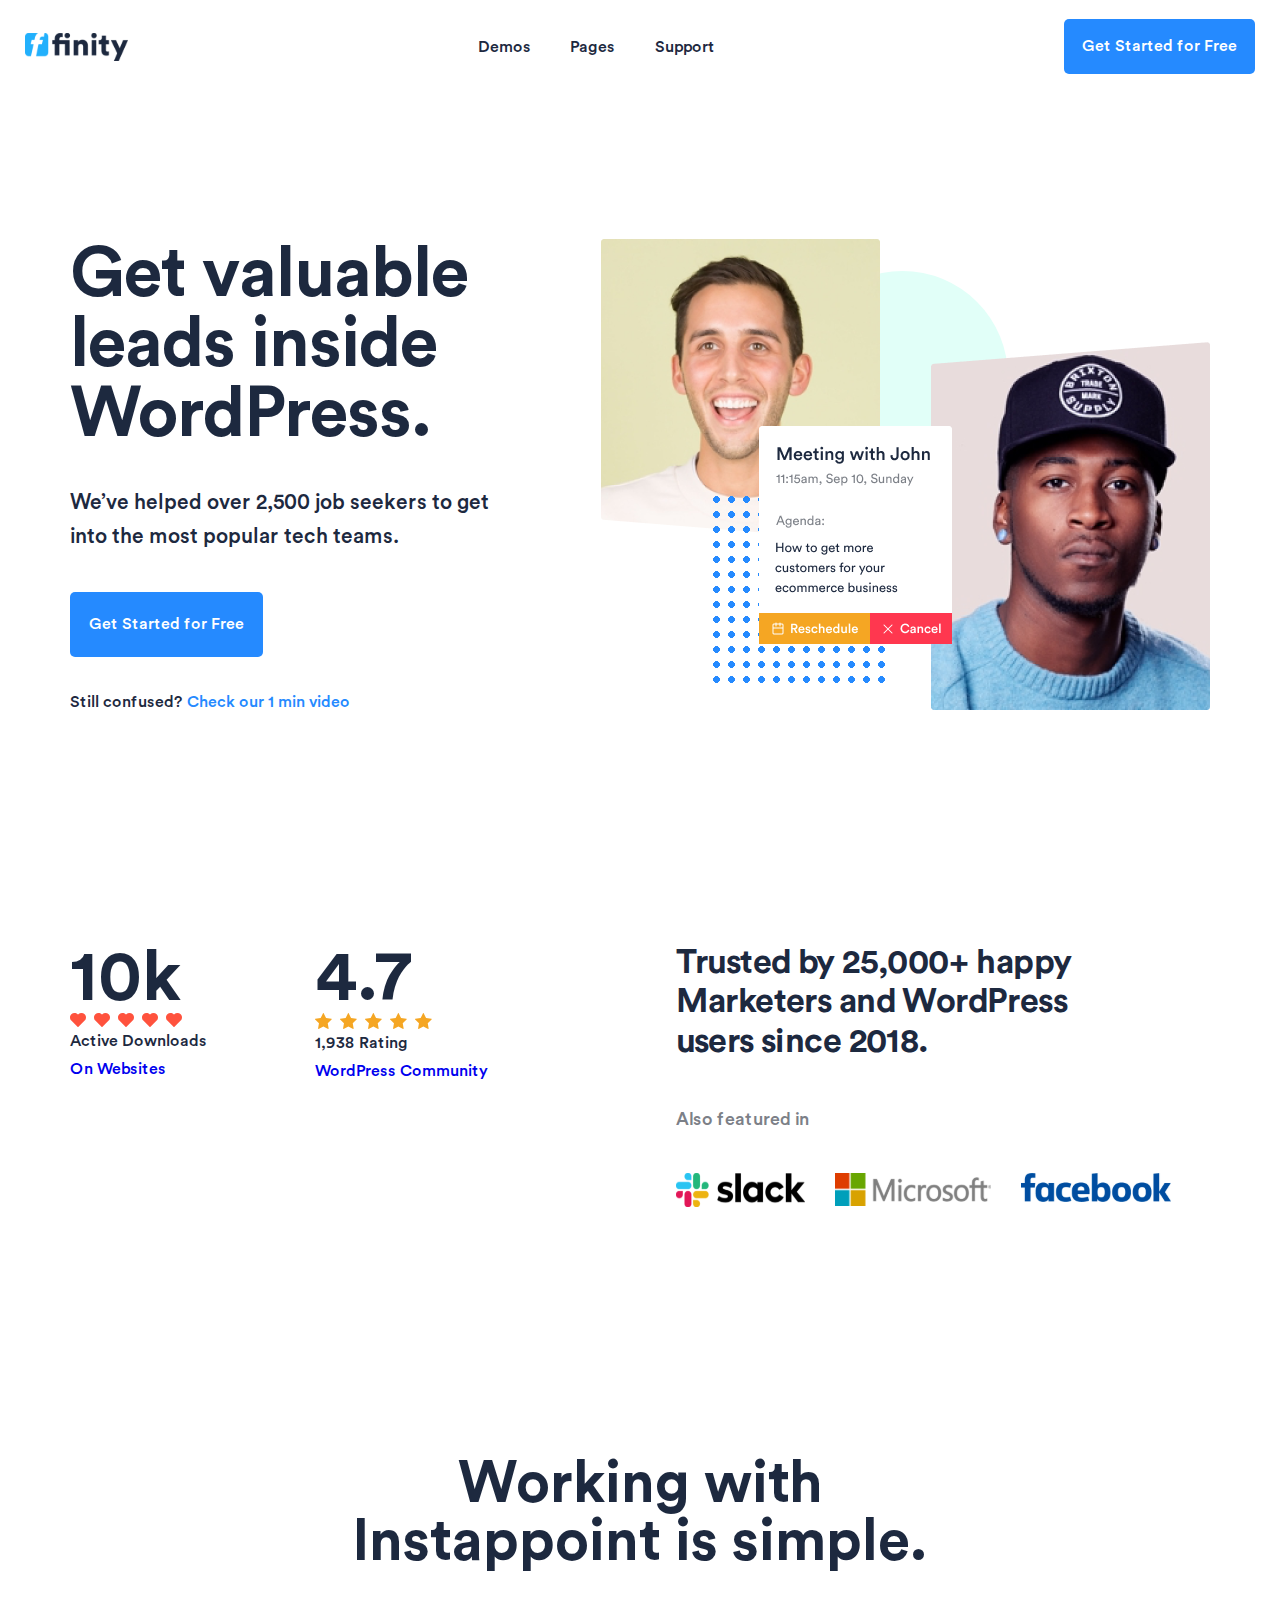
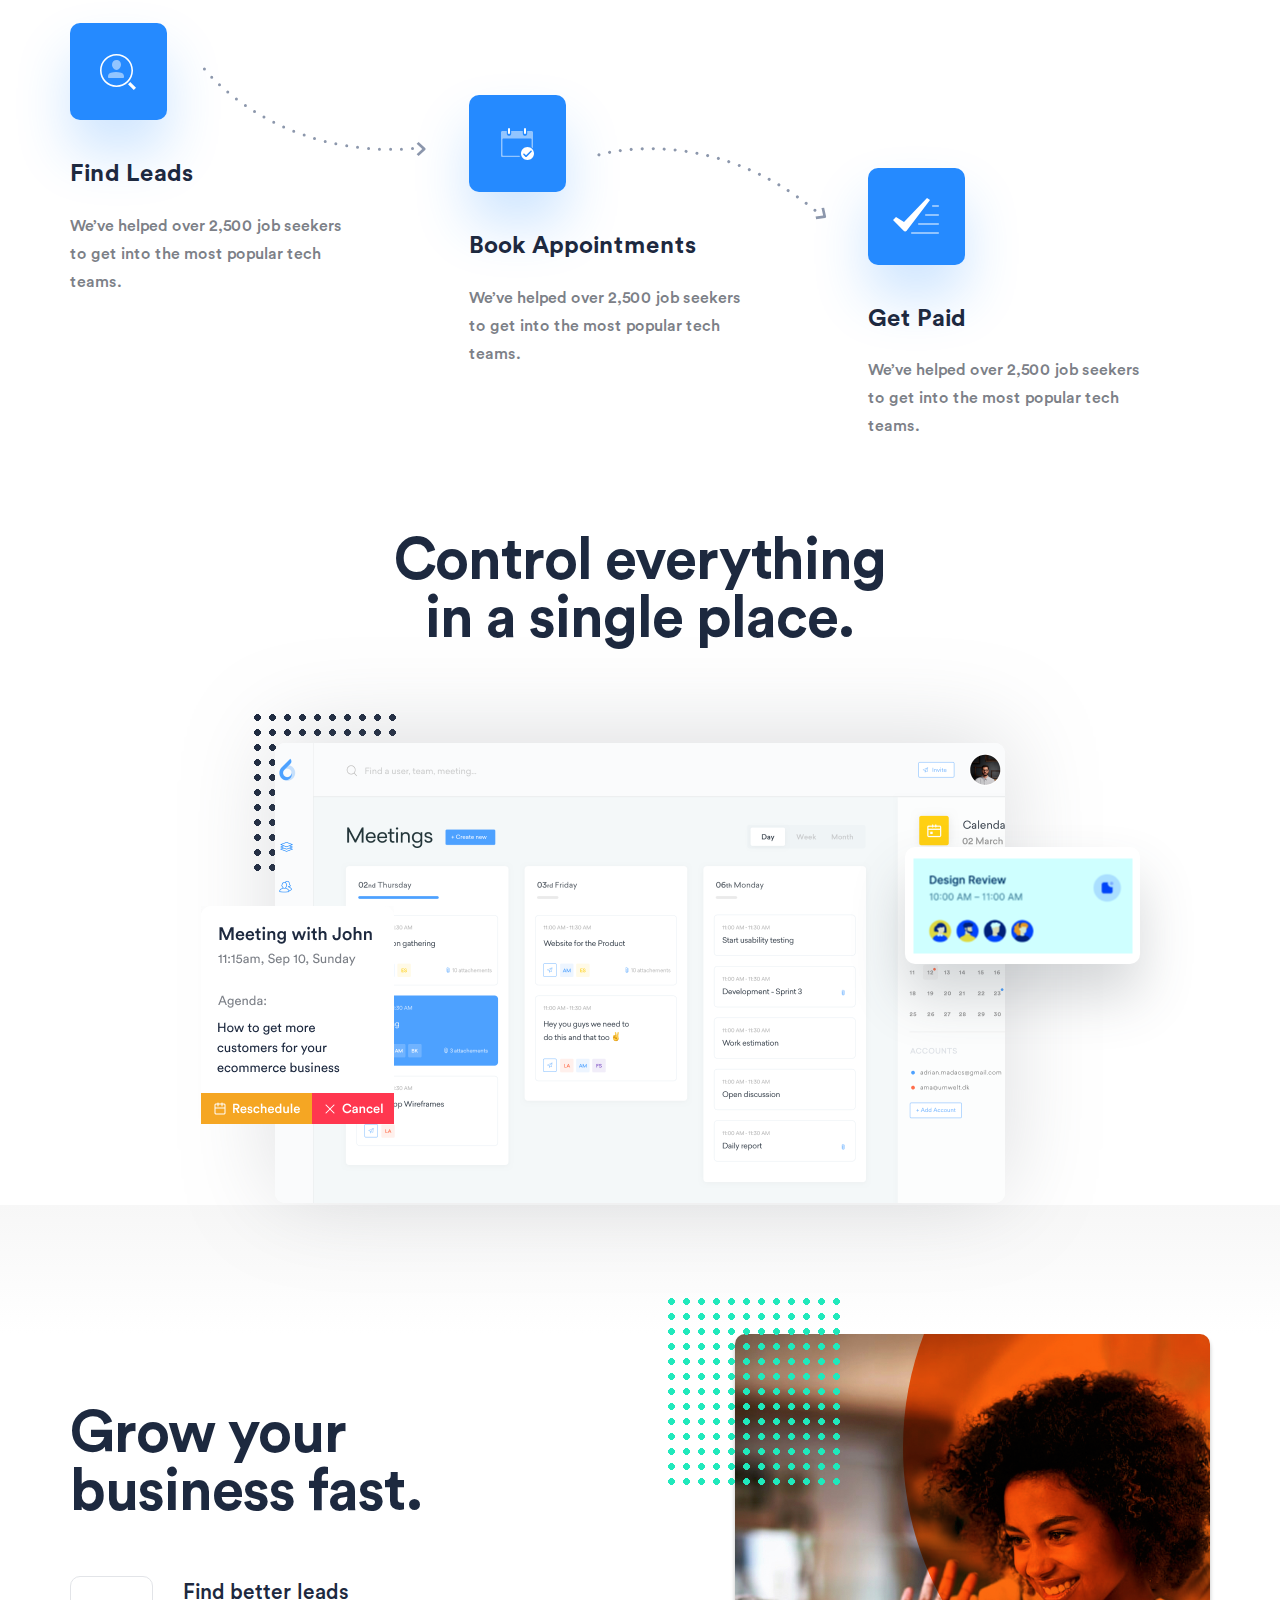
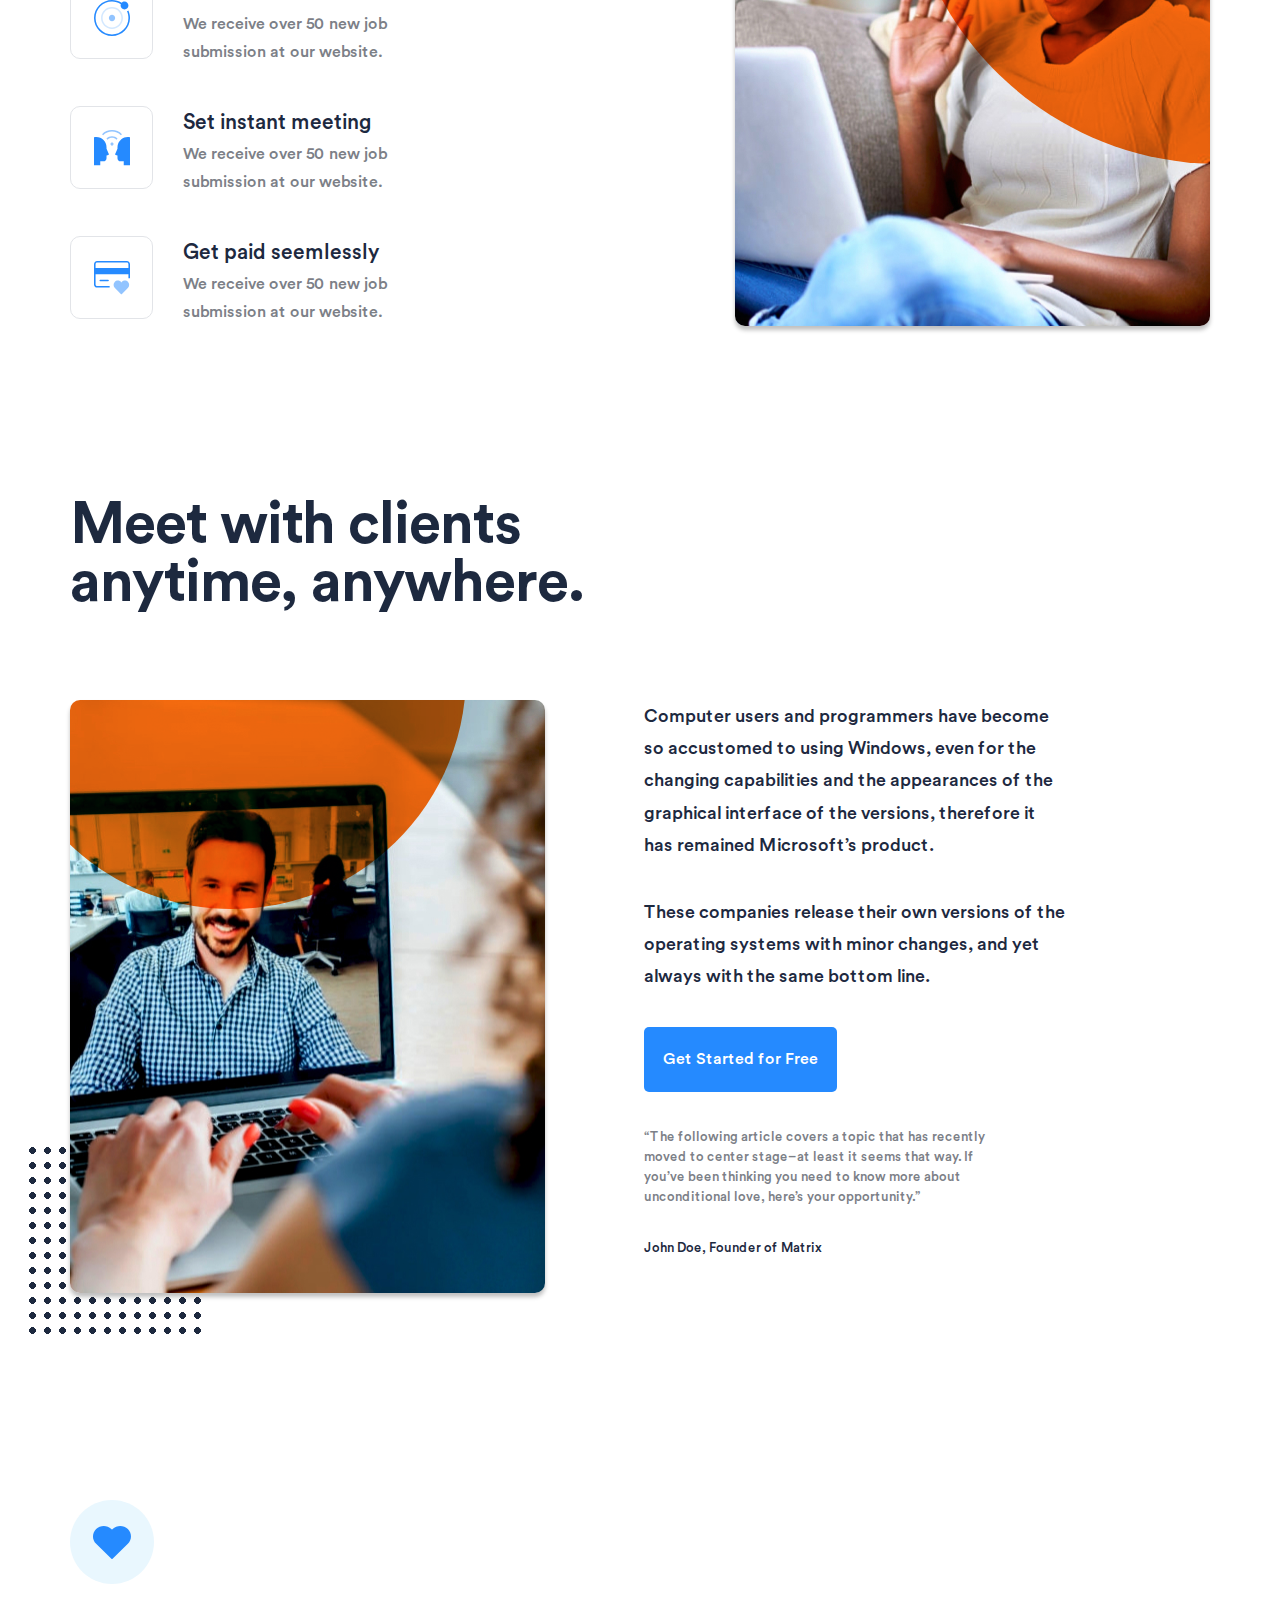
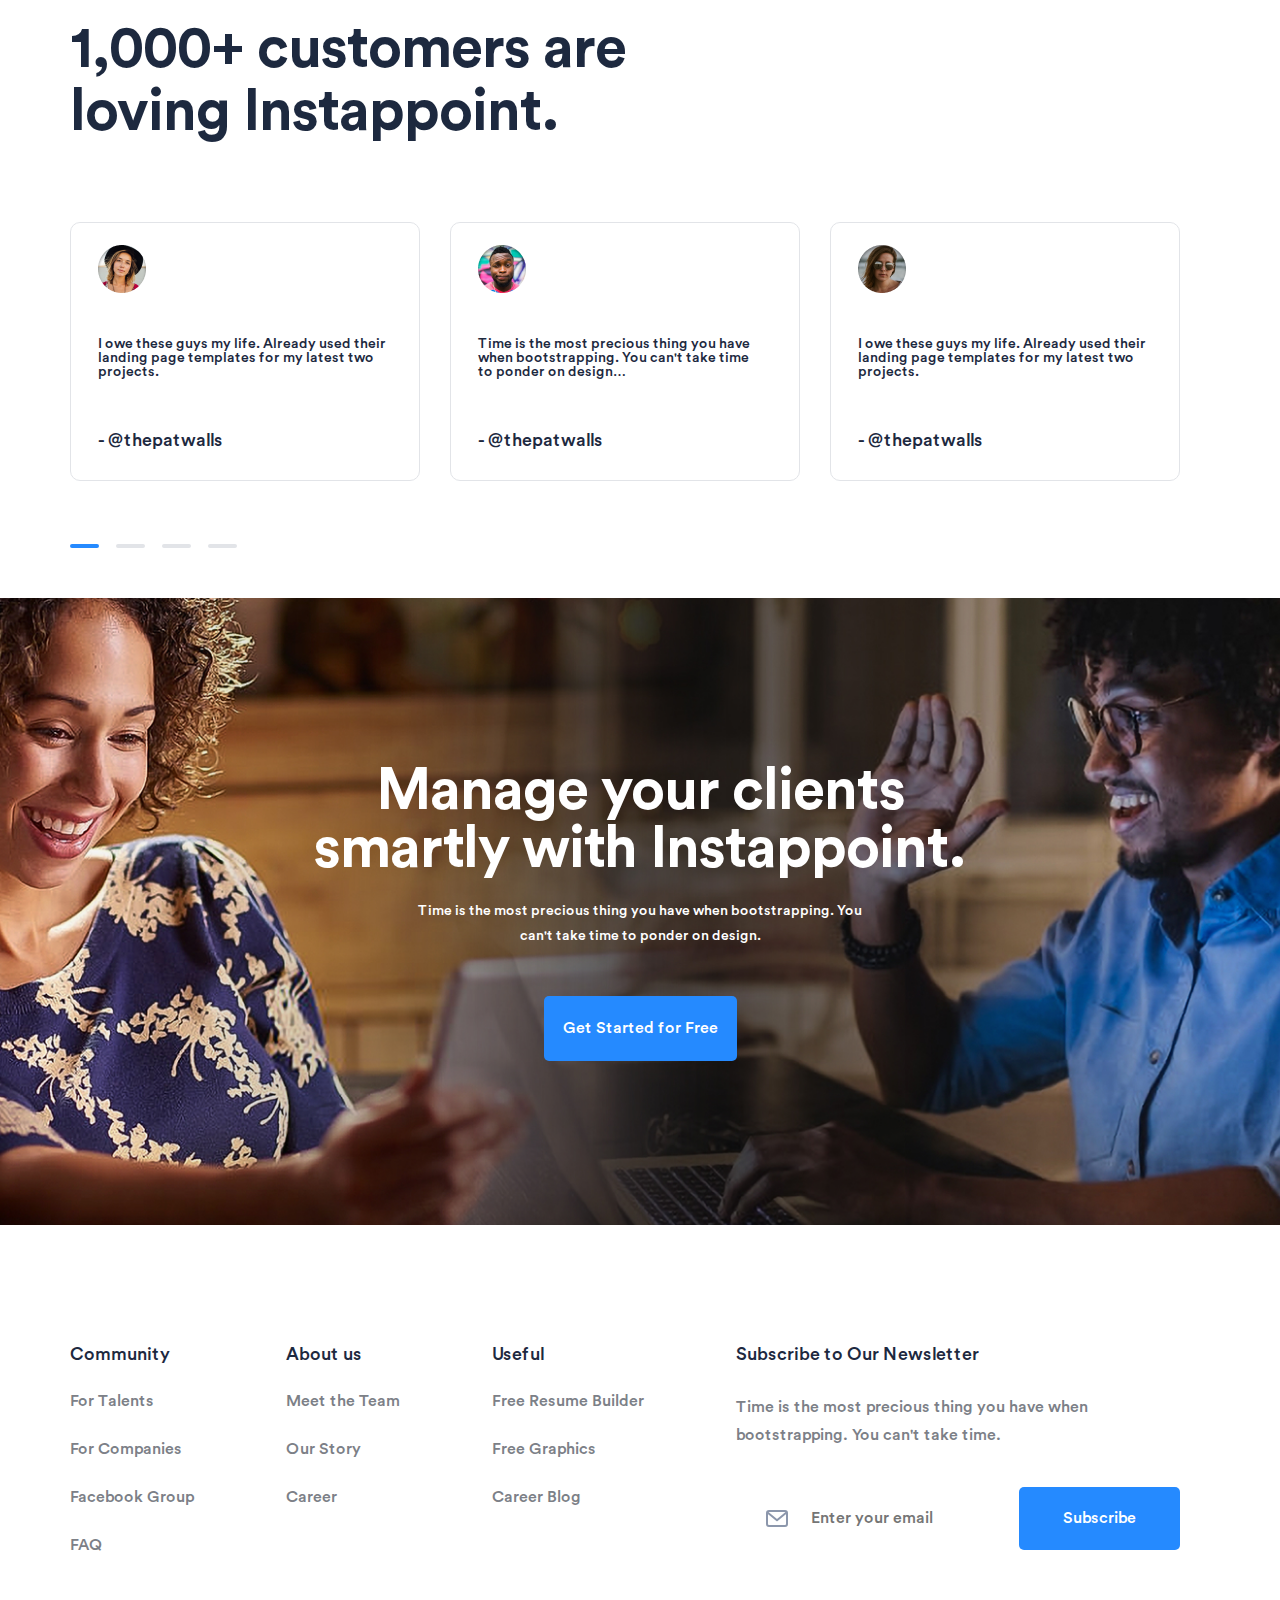
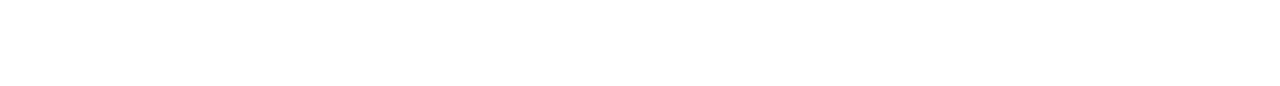
<file: Ffinity/index.html>
<!DOCTYPE html>
<html lang="en">

<head>
    <meta charset="UTF-8">
    <meta http-equiv="X-UA-Compatible" content="IE=edge">
    <meta name="viewport" content="width=device-width, initial-scale=1.0">
    <title>Finity</title>

    <link rel="stylesheet" href="./styles/main.css">
    <script src="./js/main.js" defer></script>
</head>

<body>
    <!-- header -->
    <header class="header">
        <div class="header__logo">
            <img src="./images/header-nav/Logo.svg" alt="logo">
        </div>
        <div class="header__menu">
            <nav class="header__nav nav">
                <ul class="nav__list">
                    <li class="nav__item"><a href="##" class="nav__link">Demos</a></li>
                    <li class="nav__item"><a href="##" class="nav__link">Pages</a></li>
                    <li class="nav__item"><a href="##" class="nav__link">Support</a></li>
                </ul>
            </nav>
        </div>
        <div class="header__button">
            <button class="_btn header__btn">Get Started for Free</button>
        </div>

    </header>
    <!-- /.header -->

    <!-- main -->
    <main class="page">
        <!-- wordpress-section -->
        <section class="wordpress">
            <div class="_container">
                <div class="wordpress__content">
                    <h1 class="wordpress__header">Get valuable leads inside WordPress.</h1>
                    <p class="wordpress__text">We’ve helped over 2,500 job seekers to get into the most popular tech
                        teams.</p>
                    <div class="wordpress__button">
                        <button class="wordpress__btn _btn">
                            Get Started for Free
                        </button>
                    </div>
                    <div>
                        <span>Still confused? </span>
                        <a href="##" class="wordpress__link">Check our 1 min video</a>
                    </div>

                </div>
                <div class="wordpress__pictures">
                    <div class="wordpress__circle"></div>
                    <div class="wordpress__image_left">
                        <img src="./images/wordpress/smile.png" alt="a smiling man">
                    </div>
                    <div class="wordpress__dots"></div>

                    <div class="wordpress__image_right">
                        <img src="./images/wordpress/pokerface.png" alt="unflappable guy">
                    </div>
                    <div class="wordpress__table">
                        <img src="./images/wordpress/table.png" alt="table">
                    </div>

                </div>
            </div>

        </section>
        <!-- /.wordpress-section -->

        <!-- rating-section -->
        <div class="rating">
            <div class="_container">
                <div class="rating__wrapper">
                    <div class="rating__cards">
                        <div class="rating__item">
                            <div class="rating__count">10k</div>
                            <div class="rating__scale">
                                <img src="./images/rating/heart.svg" alt="heart">
                                <img src="./images/rating/heart.svg" alt="heart">
                                <img src="./images/rating/heart.svg" alt="heart">
                                <img src="./images/rating/heart.svg" alt="heart">
                                <img src="./images/rating/heart.svg" alt="heart">
                            </div>
                            <div class="rating__name">Active Downloads</div>
                            <div class="rating__link">
                                <a href="##">On Websites</a>
                            </div>
                        </div>
                        <div class="rating__item">
                            <div class="rating__count">4.7</div>
                            <div class="rating__scale">
                                <img src="./images/rating/star.svg" alt="star">
                                <img src="./images/rating/star.svg" alt="star">
                                <img src="./images/rating/star.svg" alt="star">
                                <img src="./images/rating/star.svg" alt="star">
                                <img src="./images/rating/star.svg" alt="star">
                            </div>
                            <div class="rating__name">1,938 Rating</div>
                            <div class="rating__link">
                                <a href="##">WordPress Community</a>
                            </div>
                        </div>
                    </div>

                    <div class="rating__content">
                        <div class="rating__title">Trusted by 25,000+ happy Marketers and WordPress users since 2018.
                        </div>
                        <div class="rating__text">Also featured in</div>
                        <div class="rating__logos">
                            <div class="rating__logo"><img src="./images/rating/logo-slack.svg" alt="logo"></div>
                            <div class="rating__logo"><img src="./images/rating/logo-microsoft.svg" alt="logo"></div>
                            <div class="rating__logo"><img src="./images/rating/logo-facebook.svg" alt="logo"></div>
                        </div>
                    </div>
                </div>
            </div>
        </div>
        <!-- /.rating-section -->

        <!-- simpleWork-section -->
        <section class="simpleWork">
            <div class="_container">
                <h2 class="simpleWork__title">Working with Instappoint is simple.</h2>
                <div class="simpleWork__cards">
                    <div class="simpleWork__card simpleWork__card_up">
                        <div class="simpleWork__img-group">
                            <div class="simpleWork__icon">
                                <object data="./images/simple/search.svg" type="image/svg+xml"></object>
                                </object>
                            </div>
                            <object class="simpleWork__arrow" data="./images/simple/Arrow_down.svg"
                                type="image/svg+xml"></object>

                        </div>
                        <div class="simpleWork__subtitle">Find Leads</div>
                        <p class="simpleWork__text"> We’ve helped over 2,500 job seekers to get into the most popular
                            tech teams.</p>
                        <div class="simpleWork__arrow_media">
                            <svg xmlns="http://www.w3.org/2000/svg" viewBox="0 0 24 24">
                                <defs>
                                    <style>
                                        .cls-1 {
                                            fill: #8C97AC;
                                            opacity: 0;
                                        }

                                        .cls-2 {
                                            fill: #8C97AC;
                                        }
                                    </style>
                                </defs>
                                <title>arrowhead-down</title>
                                <g id="Layer_2" data-name="Layer 2">
                                    <g id="arrowhead-down">
                                        <g id="arrowhead-down-2" data-name="arrowhead-down">
                                            <rect class="cls-1" width="24" height="24" />
                                            <path class="cls-2"
                                                d="M17.37,12.39,12,16.71,6.64,12.23a1,1,0,1,0-1.28,1.54l6,5a1,1,0,0,0,1.27,0l6-4.83a1,1,0,0,0,.15-1.41A1,1,0,0,0,17.37,12.39Z" />
                                            <path class="cls-2"
                                                d="M11.36,11.77a1,1,0,0,0,1.27,0l6-4.83a1,1,0,0,0,.15-1.41,1,1,0,0,0-1.41-.15L12,9.71,6.64,5.23A1,1,0,0,0,5.36,6.77Z" />
                                        </g>
                                    </g>
                                </g>
                            </svg>
                        </div>
                    </div>

                    <div class="simpleWork__card simpleWork__card_center">
                        <div class="simpleWork__img-group">
                            <div class="simpleWork__icon">
                                <object data="./images/simple/event-confirm.svg" type="image/svg+xml"></object>
                                </object>
                            </div>
                            <object class="simpleWork__arrow simpleWork__arrow_transform"
                                data="./images/simple/Arrow_down.svg" type="image/svg+xml"></object>

                        </div>
                        <div class="simpleWork__subtitle">Book Appointments</div>
                        <p class="simpleWork__text">We’ve helped over 2,500 job seekers to get into the most popular
                            tech teams.</p>
                        <div class="simpleWork__arrow_media">
                            <svg xmlns="http://www.w3.org/2000/svg" viewBox="0 0 24 24">
                                <defs>
                                    <style>
                                        .cls-1 {
                                            fill: #8C97AC;
                                            opacity: 0;
                                        }

                                        .cls-2 {
                                            fill: #8C97AC;
                                        }
                                    </style>
                                </defs>
                                <title>arrowhead-down</title>
                                <g id="Layer_2" data-name="Layer 2">
                                    <g id="arrowhead-down">
                                        <g id="arrowhead-down-2" data-name="arrowhead-down">
                                            <rect class="cls-1" width="24" height="24" />
                                            <path class="cls-2"
                                                d="M17.37,12.39,12,16.71,6.64,12.23a1,1,0,1,0-1.28,1.54l6,5a1,1,0,0,0,1.27,0l6-4.83a1,1,0,0,0,.15-1.41A1,1,0,0,0,17.37,12.39Z" />
                                            <path class="cls-2"
                                                d="M11.36,11.77a1,1,0,0,0,1.27,0l6-4.83a1,1,0,0,0,.15-1.41,1,1,0,0,0-1.41-.15L12,9.71,6.64,5.23A1,1,0,0,0,5.36,6.77Z" />
                                        </g>
                                    </g>
                                </g>
                            </svg>
                        </div>
                    </div>

                    <div class="simpleWork__card simpleWork__card_down">
                        <div class="simpleWork__img-group">
                            <div class="simpleWork__icon">
                                <object data="./images/simple/check-all.svg" type="image/svg+xml"></object>
                                </object>
                            </div>


                        </div>
                        <div class="simpleWork__subtitle">Get Paid</div>
                        <p class="simpleWork__text">We’ve helped over 2,500 job seekers to get into the most popular
                            tech teams.</p>
                    </div>
                </div>
            </div>

        </section>
        <!-- /.simpleWork-section -->

        <!-- control-section -->
        <section class="control">
            <div class="_container">
                <h2 class="control__title">Control everything in a single place.</h2>
                <div class="control__content">
                    <div class="control__dots"></div>
                    <div class="control__planer">
                        <img src="./images/control/Bitmap(full).png" alt="picture">
                    </div>
                    <div class="control__active">
                        <img src="./images/control/des-review.png" alt="picture">
                    </div>
                    <div class="control__modal">
                        <img src="./images/control/meeting.png" alt="picture">
                    </div>
                </div>
            </div>
            <div class="control__gradient"></div>
        </section>
        <!-- /. control-section -->

        <!-- grow-section -->
        <section class="grow">
            <div class="_container">
                <div class="grow__wrapper">
                    <div class="grow__content">
                        <h2 class="grow__title">Grow your business fast.</h2>
                        <div class="grow__cards">
                            <div class="grow__card">
                                <div class="grow__icon">
                                    <object data="./images/grow/explore.svg" type="image/svg+xml"></object>
                                </div>
                                <div class="grow__textbox">
                                    <div class="grow__subtitle">Find better leads</div>
                                    <div class="grow__text">We receive over 50 new job submission at our website.</div>
                                </div>
                            </div>
                            <div class="grow__card">
                                <div class="grow__icon">
                                    <object data="./images/grow/interview.svg" type="image/svg+xml"></object>
                                </div>
                                <div class="grow__textbox">
                                    <div class="grow__subtitle">Set instant meeting</div>
                                    <div class="grow__text">We receive over 50 new job submission at our website.</div>
                                </div>
                            </div>
                            <div class="grow__card">
                                <div class="grow__icon">
                                    <object data="./images/grow/card-favorite.svg" type="image/svg+xml"></object>
                                </div>
                                <div class="grow__textbox">
                                    <div class="grow__subtitle">Get paid seemlessly</div>
                                    <div class="grow__text">We receive over 50 new job submission at our website.</div>
                                </div>
                            </div>
                        </div>
                    </div>
                    <div class="grow__media">
                        <div class="grow__image">
                            <div class="grow__dots"></div>
                        </div>

                    </div>

                </div>
            </div>
        </section>
        <!-- /.grow-section -->

        <!-- meet-section -->
        <section class="meet">
            <div class="_container">
                <h2 class="meet__title">Meet with clients anytime, anywhere.</h2>
                <div class="meet__wrapper">
                    <div class="meet__media">
                        <div class="meet__image">
                            <div class="meet__dots"></div>
                        </div>
                    </div>
                    <div class="meet__content">
                        <div class="meet__text meet__text_large">
                            Computer users and programmers have become so accustomed to using Windows, even for the
                            changing capabilities and the appearances of the graphical interface of the versions,
                            therefore it has remained Microsoft’s product.
                        </div>
                        <div class="meet__text meet__text_short">
                            These companies release their own versions of the operating systems with minor changes, and
                            yet always with the same bottom line.
                        </div>

                        <div class="meet__actions">
                            <button class="meet__btn _btn">
                                Get Started for Free
                            </button>
                        </div>
                        <div class="meet__subtext">
                            “The following article covers a topic that has recently moved to center stage–at least it
                            seems that way. If you’ve been thinking you need to know more about unconditional love,
                            here’s your opportunity.”
                        </div>
                        <div class="meet__customer">
                            John Doe, Founder of Matrix
                        </div>
                    </div>

                </div>
            </div>

        </section>
        <!-- /.meet-section -->

        <!-- reviews-section-->
        <section class="reviews">
            <div class="reviews__wrapper _container">

                <div class="reviews__header">

                    <div class="reviews__heart">
                        <img src="./images/reviews/blue-heart.svg" alt="heart">
                    </div>
                    <h2 class="reviews__title">1,000+ customers are loving Instappoint.</h2>



                </div>
                <div class="reviews__gallery gallery">

                    <input type="radio" id="slide1" name="slide" checked>
                    <input type="radio" id="slide2" name="slide">
                    <input type="radio" id="slide3" name="slide">
                    <input type="radio" id="slide4" name="slide">

                    <div class="gallery__slider slider" id="slider">

                        <div class="slider__item">
                            <div class="slider__avatar">
                                <img src="./images/reviews/client1.png" alt="avatar">
                            </div>
                            <div class="slider__text">
                                I owe these guys my life. Already used their landing page templates for my latest two
                                projects.
                            </div>
                            <div class="slider__author">
                                - @thepatwalls
                            </div>
                        </div>
                        <div class="slider__item">
                            <div class="slider__avatar">
                                <img src="./images/reviews/client2.png" alt="avatar">
                            </div>
                            <div class="slider__text">
                                Time is the most precious thing you have when bootstrapping. You can't take time to
                                ponder on design…
                            </div>
                            <div class="slider__author">
                                - @thepatwalls
                            </div>
                        </div>
                        <div class="slider__item">
                            <div class="slider__avatar">
                                <img src="./images/reviews/client3.png" alt="avatar">
                            </div>
                            <div class="slider__text">
                                I owe these guys my life. Already used their landing page templates for my latest two
                                projects.
                            </div>
                            <div class="slider__author">
                                - @thepatwalls
                            </div>
                        </div>
                        <div class="slider__item">
                            <div class="slider__avatar">
                                <img src="./images/reviews/client4.png" alt="avatar">
                            </div>
                            <div class="slider__text">
                                I owe these guys my life. Already used their landing page templates for my latest two
                                projects.
                            </div>
                            <div class="slider__author">
                                - @thepatwalls
                            </div>
                        </div>


                    </div>

                    <div class="gallery__actions actions">
                        <label for="slide1" class="actions__item"></label>
                        <label for="slide2" class="actions__item"></label>
                        <label for="slide3" class="actions__item"></label>
                        <label for="slide4" class="actions__item"></label>
                    </div>

                </div>

            </div>

        </section>
        <!-- ./ reviews-section-->

        <!-- clients-section -->
        <section class="clients">
            <div class="clients__wrapper">
                <h2 class="clients__title">
                    Manage your clients smartly with Instappoint.
                </h2>
                <p class="clients__text">
                    Time is the most precious thing you have when bootstrapping. You can't take time to ponder on
                    design.
                </p>
                <div class="clients__button">
                    <button class="_btn">
                        Get Started for Free
                    </button>
                </div>
            </div>

        </section>
        <!-- /.clients-section -->

    </main>
    <!-- /.main -->

    <!-- footer -->
    <footer class="footer">
        <div class="_container">
            <div class="footer__wrapper">
                <div class="footer__item">
                    <h3 class="footer__title">Community</h3>
                    <ul class="footer__navlist">
                        <li><a href="##" class="footer__link">For Talents</a></li>
                        <li><a href="##" class="footer__link">For Companies</a></li>
                        <li><a href="##" class="footer__link">Facebook Group</a></li>
                        <li><a href="##" class="footer__link">FAQ</a></li>
                    </ul>
                </div>
                <div class="footer__item">
                    <h3 class="footer__title">About us</h3>
                    <ul class="footer__navlist">
                        <li><a href="##" class="footer__link">Meet the Team</a></li>
                        <li><a href="##" class="footer__link"> Our Story</a></li>
                        <li><a href="##" class="footer__link">Career</a></li>
                    </ul>
                </div>
                <div class="footer__item">
                    <h3 class="footer__title">Useful</h3>
                    <ul class="footer__navlist">
                        <li><a href="##" class="footer__link">Free Resume Builder</a></li>
                        <li><a href="##" class="footer__link">Free Graphics</a></li>
                        <li><a href="##" class="footer__link">Career Blog</a></li>
                    </ul>
                </div>
                <div class="footer__item ">
                    <h3 class="footer__title footer__subscribe">Subscribe to Our Newsletter</h3>
                    <p class="footer__text">
                        Time is the most precious thing you have when bootstrapping. You can't take time.
                    </p>
                    <form class="footer__form">

                        <input type="email" placeholder="Enter your email">
                        <button class="footer__btn _btn" type="submit">Subscribe</button>

                    </form>
                </div>
            </div>
        </div>


    </footer>
    <!-- /.footer -->

</body>

</html>
</file>
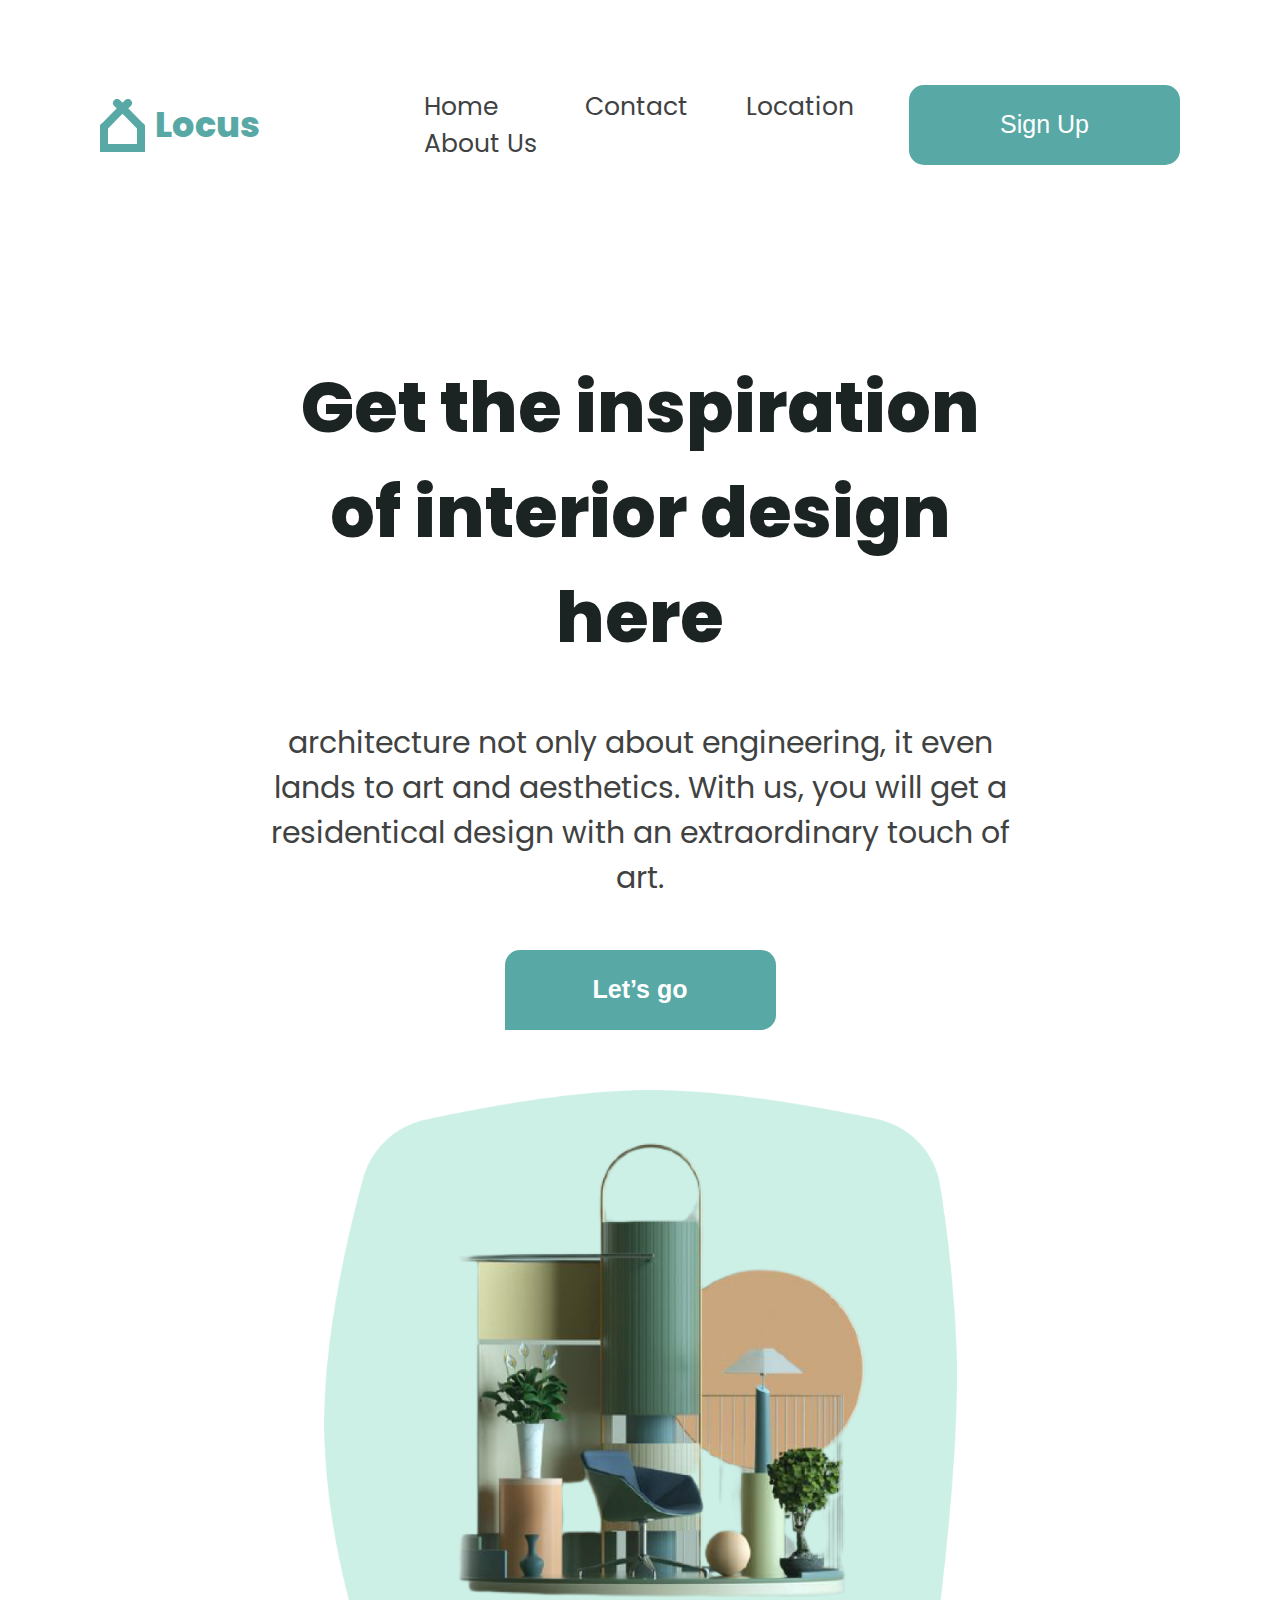
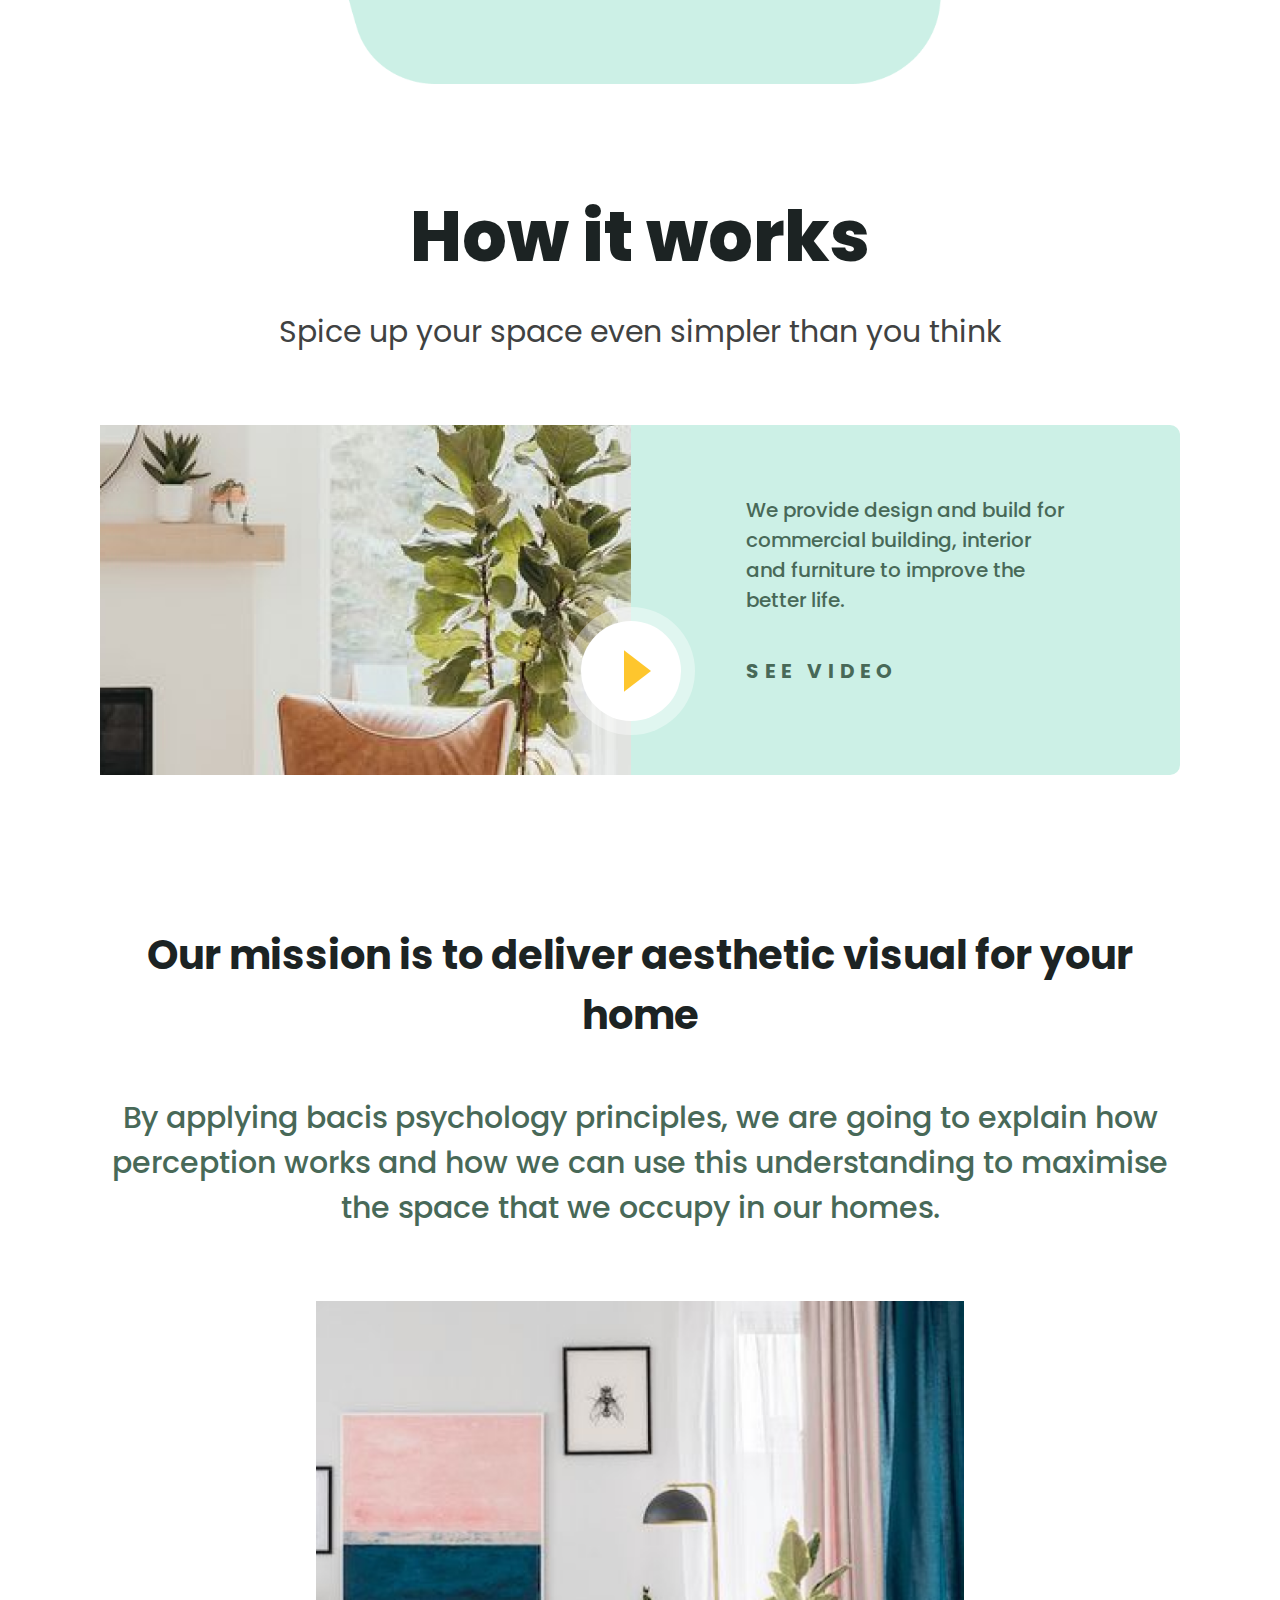
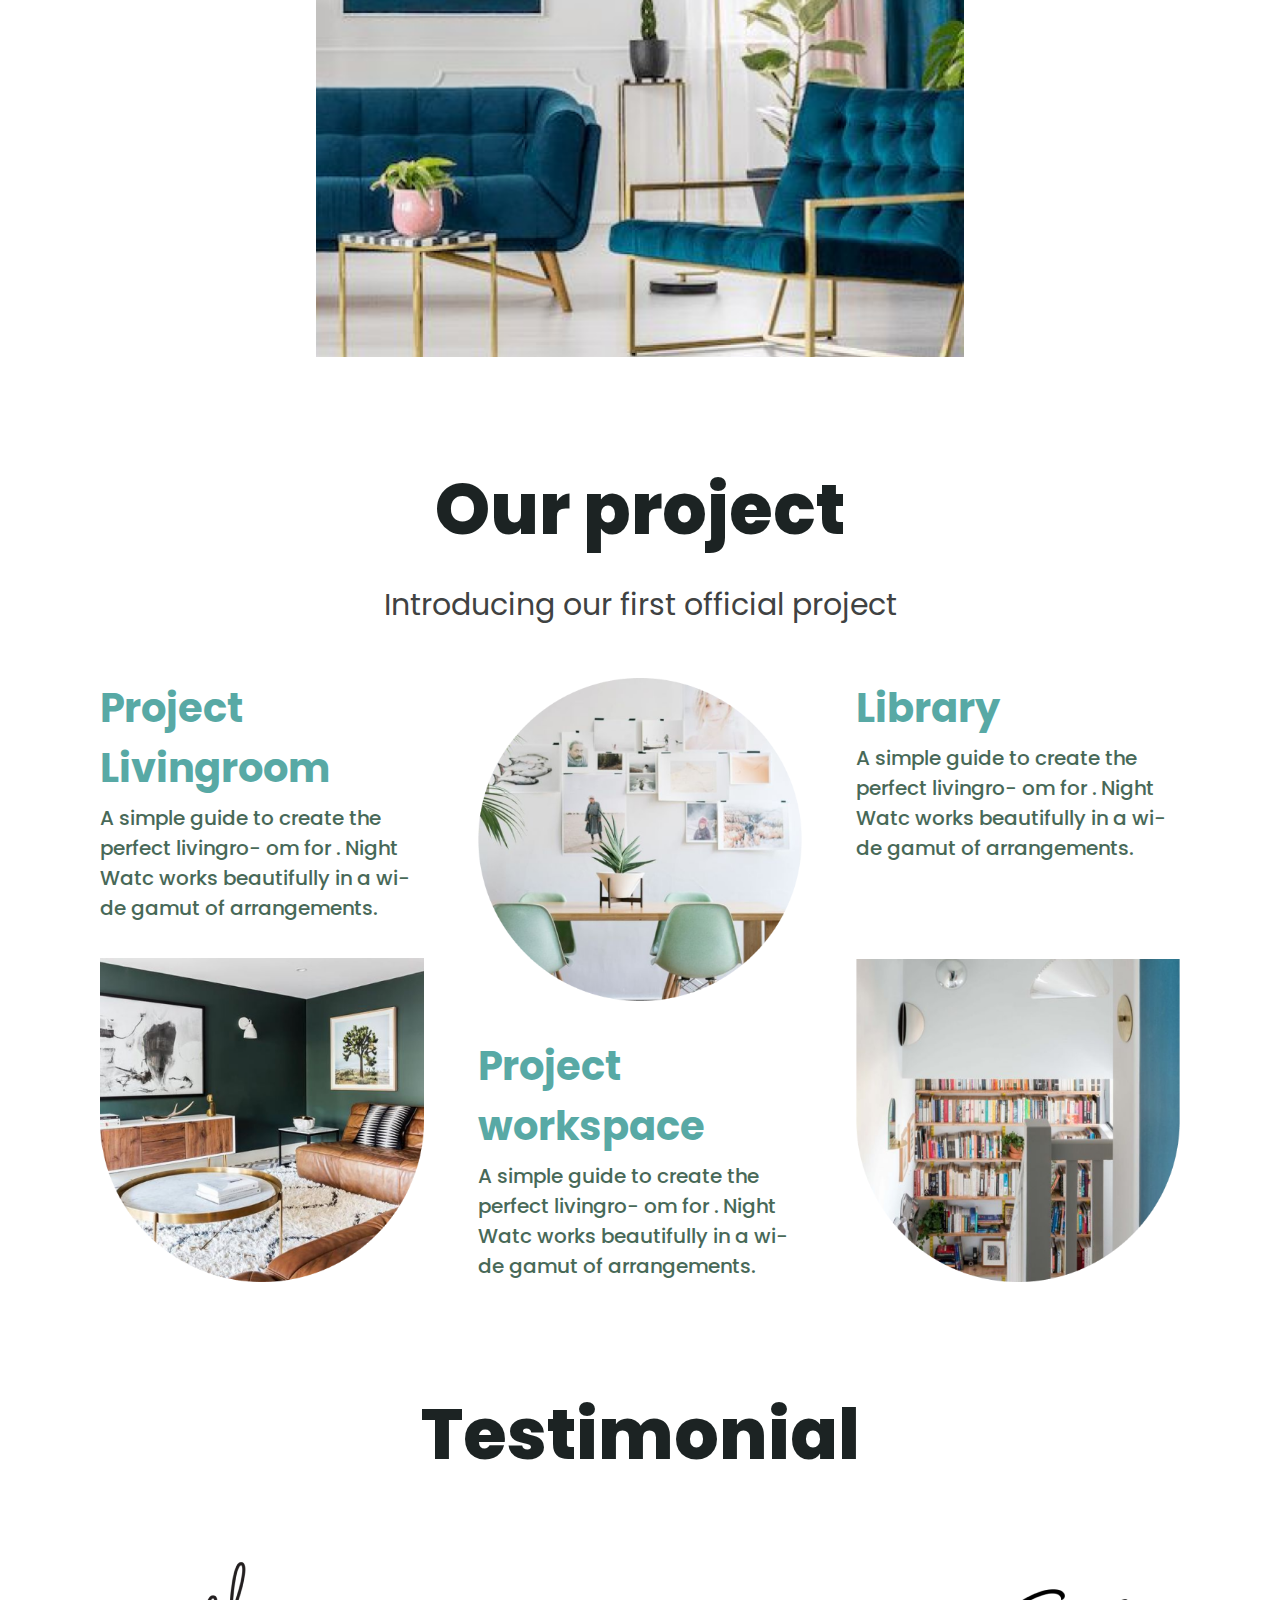
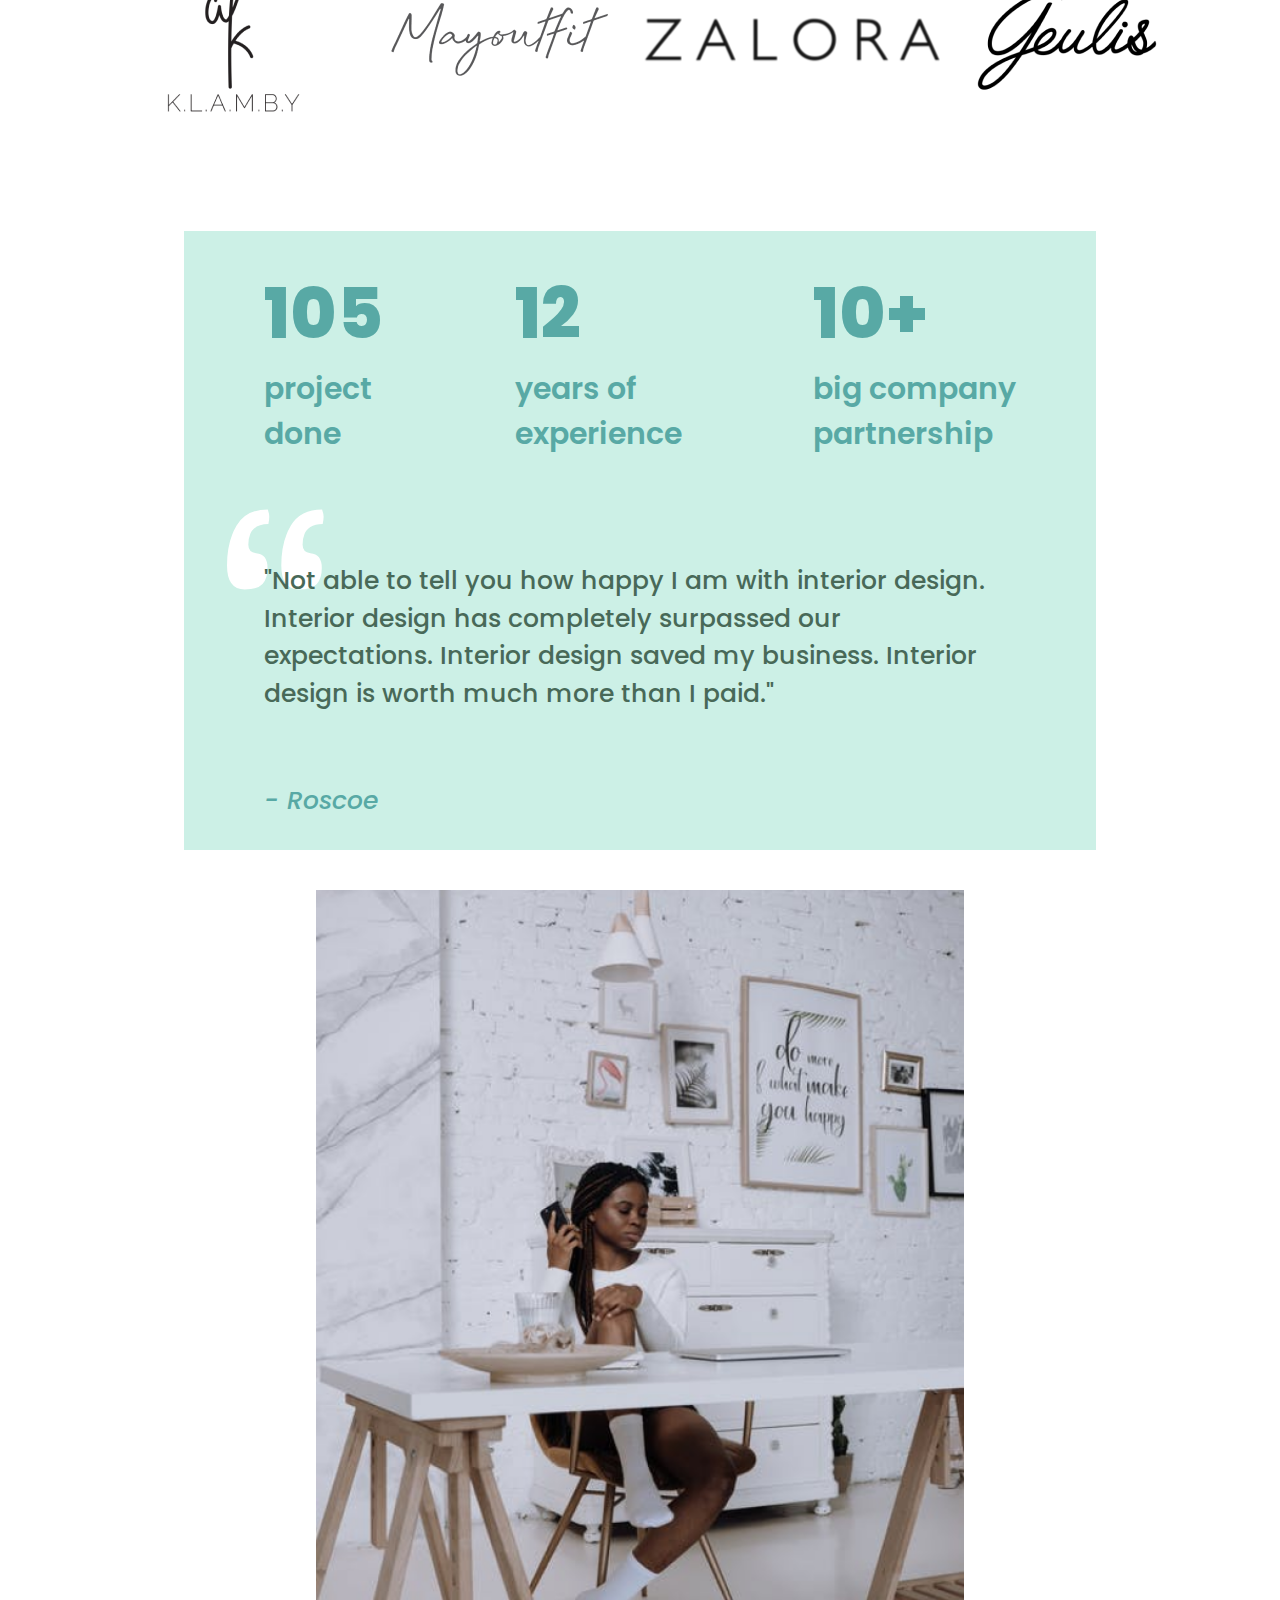
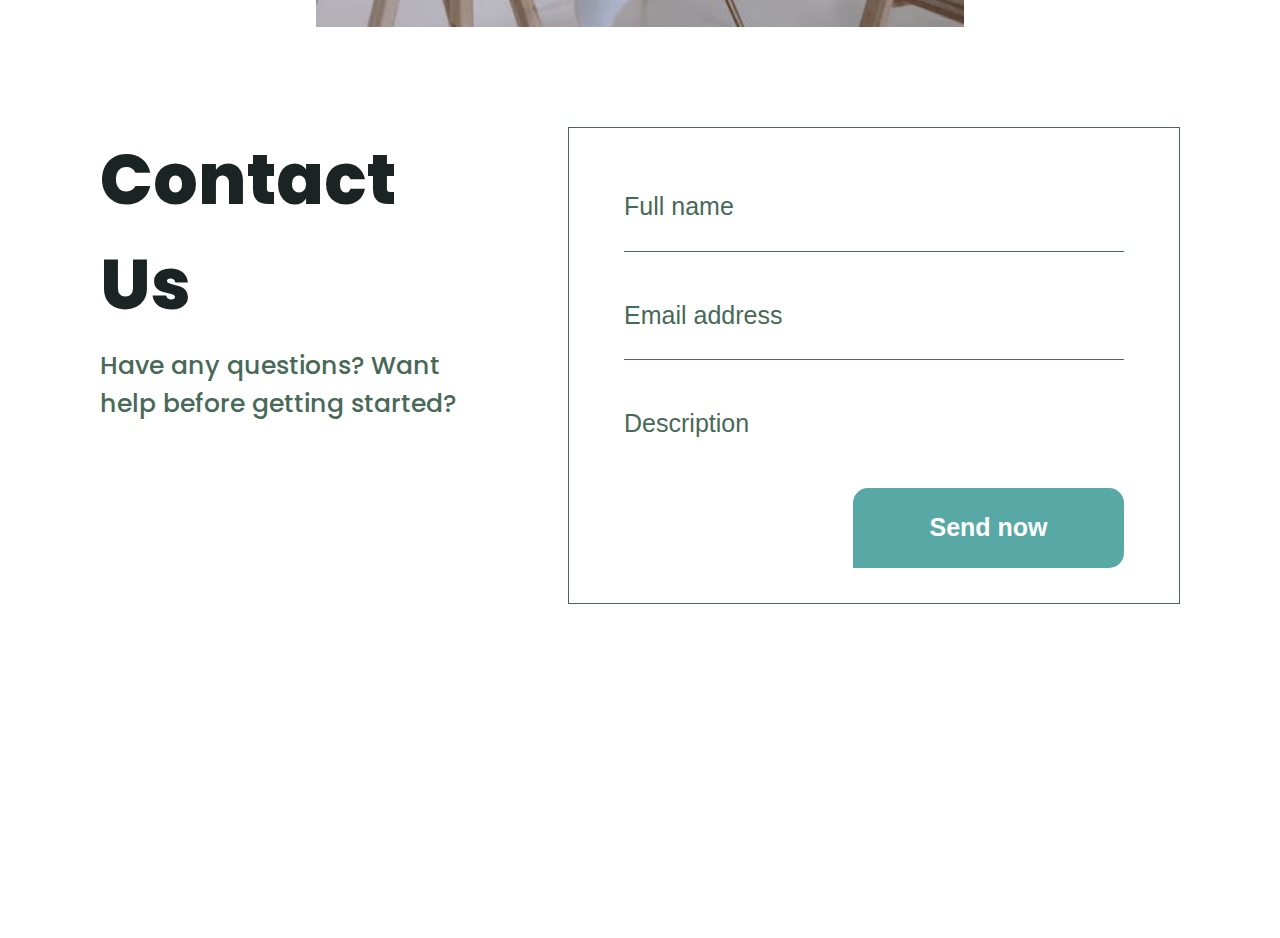
<file: Locus/index.html>
<!DOCTYPE html>
<html lang="en">

<head>
    <meta charset="UTF-8">
    <meta http-equiv="X-UA-Compatible" content="IE=edge">
    <meta name="viewport" content="width=device-width, initial-scale=1.0">
    <title>Locus</title>

    <link rel="preconnect" href="https://fonts.googleapis.com">
    <link rel="preconnect" href="https://fonts.gstatic.com" crossorigin>
    <link href="https://fonts.googleapis.com/css2?family=Poppins:wght@300;400;500;600;700;800&display=swap"
        rel="stylesheet">
    <link rel="preconnect" href="https://fonts.googleapis.com">
    <link rel="preconnect" href="https://fonts.gstatic.com" crossorigin>
    <link href="https://fonts.googleapis.com/css2?family=Port+Lligat+Slab&display=swap" rel="stylesheet">

    <link rel="stylesheet" href="css/main.css">
</head>

<body>
    <div class="wrapper">
        <!-- Header (logo, navigation) -->
        <header>
            <div class="_container">
                <div class="header-bar">
                    <div class="logo-group">
                        <img src="img/navLogo1.svg" alt="" class="logo">
                        <span>Locus</span>
                    </div>
                    <div class="nav-group">
                        <ul class="navigation">
                            <li class="nav-item"><a href="##" class="nav-link">Home</a></li>
                            <li class="nav-item"><a href="##" class="nav-link">Contact</a></li>
                            <li class="nav-item"><a href="##" class="nav-link">Location</a></li>
                            <li class="nav-item"><a href="##" class="nav-link">About Us</a></li>
                        </ul>
                        <button class="header-btn" type="submit">Sign Up</button>
                    </div>

                </div>

                <div class="header-main-block">
                    <div class="header-text-block">
                        <h2>
                            Get the inspiration
                            of interior design
                            here
                        </h2>
                        <p class="_subtitle-text">
                            architecture not only about engineering, it even
                            lands to art and aesthetics. With us, you will get
                            a residentical design with an extraordinary touch
                            of art.
                        </p>
                        <button type="button">Let’s go</button>
                    </div>

                    <div class="header-img-block">
                        <div class="bg-block">
                            <img class="img" src="img/header-image.png"></div>
                    </div>

                </div>
            </div>

        </header>

        <!-- How It Works -->
        <section class="description">
            <div class="_container">

                <h2>How it works</h2>
                <p class="_subtitle-text">Spice up your space even simpler
                    than you think</p>

                <div class="desciption-video-block">
                    <div class="video-preview">
                        <img src="img/image2.png" alt="video-preview">
                    </div>
                    <div class="video-info">
                        <p>We provide design and build
                            for commercial building,
                            interior and furniture to improve
                            the better life.
                        </p>
                        <div class="see">SEE VIDEO</div>
                        <button id="play" class="play-btn">
                            <img src="img/play2.svg" alt="">
                            <img src="img/play3.svg" alt="">
                        </button>
                    </div>

                </div>

                <div class="mission-description-block">
                    <div class="mission-image">
                        <img src="img/image3.png" alt="image-interier">
                    </div>
                    <div class="mission-text">
                        <h3>Our mission is to
                            deliver aesthetic visual
                            for your home
                        </h3>
                        <p class="_subtitle-text">
                            By applying bacis psychology principles,
                            we are going to explain how perception
                            works and how we can use this understanding
                            to maximise the space that we occupy in
                            our homes.
                        </p>
                    </div>
                </div>
            </div>
        </section>

        <section class="projects">
            <div class="_container">
                <h2>Our project </h2>
                <p class="_subtitle-text">Introducing our first official project</p>

                <div class="project-cards">
                    <div class="project-card">
                        <div class="project-info-block">
                            <h3>Project Livingroom</h3>
                            <p>A simple guide to create the perfect livingro-
                                om for . Night Watc works beautifully in a wi-
                                de gamut of arrangements.</p>
                        </div>
                        <div class="img">
                            <img src="img/project1.png" alt="image of project">
                        </div>
                    </div>

                    <div class="project-card">
                        <div class="img">
                            <img src="img/project2.png" alt="image of project">
                        </div>
                        <div class="project-info-block">
                            <h3>Project workspace</h3>
                            <p>A simple guide to create the perfect livingro-
                                om for . Night Watc works beautifully in a wi-
                                de gamut of arrangements.</p>
                        </div>
                    </div>

                    <div class="project-card">
                        <div class="project-info-block">
                            <h3>Library</h3>
                            <p>A simple guide to create the perfect livingro-
                                om for . Night Watc works beautifully in a wi-
                                de gamut of arrangements.</p>
                        </div>
                        <div class="img">
                            <img src="img/project3.png" alt="image of project">
                        </div>

                    </div>
                </div>
            </div>
        </section>

        <section class="testimonial">
            <div class="_container">
                <h2>Testimonial</h2>
                <div class="brands-group">
                    <a href="https://klamby.id/home">
                        <img src="img/partner1.png" alt="logo">
                    </a>
                    <a href="https://mayoutfit.co.id/">
                        <img src="img/partner2.png" alt="logo">
                    </a>
                    <a href="https://www.zalora.com.my/">
                        <img src="img/partner3.png" alt="logo">
                    </a>
                    <a href="https://geulis.co.id/home">
                        <img src="img/partner4.png" alt="logo">
                    </a>
                </div>

                <div class="testimonial-block">
                    <div class="testimonial-img">
                        <img src="img/image4.png" alt="girl_in_interier">
                    </div>
                    <div class="testimonial-info">
                        <div class="count-group">
                            <div class="count">
                                <div>105</div>
                                project<br> done
                            </div>
                            <div class="count">
                                <div>12</div>
                                years of <br> experience
                            </div>
                            <div class="count">
                                <div>10+</div>
                                big company <br> partnership
                            </div>
                        </div>
                        <div class="testimonial-text-wrap">
                            <div class="text">
                                <div class="white-symb">“</div>
                                <p>"Not able to tell you how happy I am with interior design.
                                    Interior design has completely surpassed our expectations.
                                    Interior design saved my business. Interior design is worth
                                    much more than I paid."
                                </p>
                                
                            </div>
                            <div class="ital">- Roscoe</div>
                        </div>

                    </div>
                </div>
            </div>
        </section>

        <section class="contactUs">
            <div class="_container">
                <div class="contact-wrap">
                    <div class="title">
                        <h2>Contact Us</h2>
                        <div>Have any questions? Want help
                            before getting started?</div>
                    </div>
                    <form id="form-contact">
                        <input type="text" placeholder="Full name">
                        <input type="text" placeholder="Email address">
                        <input type="textarea" placeholder="Description">
                        <button type="submit">Send now</button>
                    </form>
                </div>

            </div>
        </section>


    </div>
    </div>
</body>

</html>
</file>
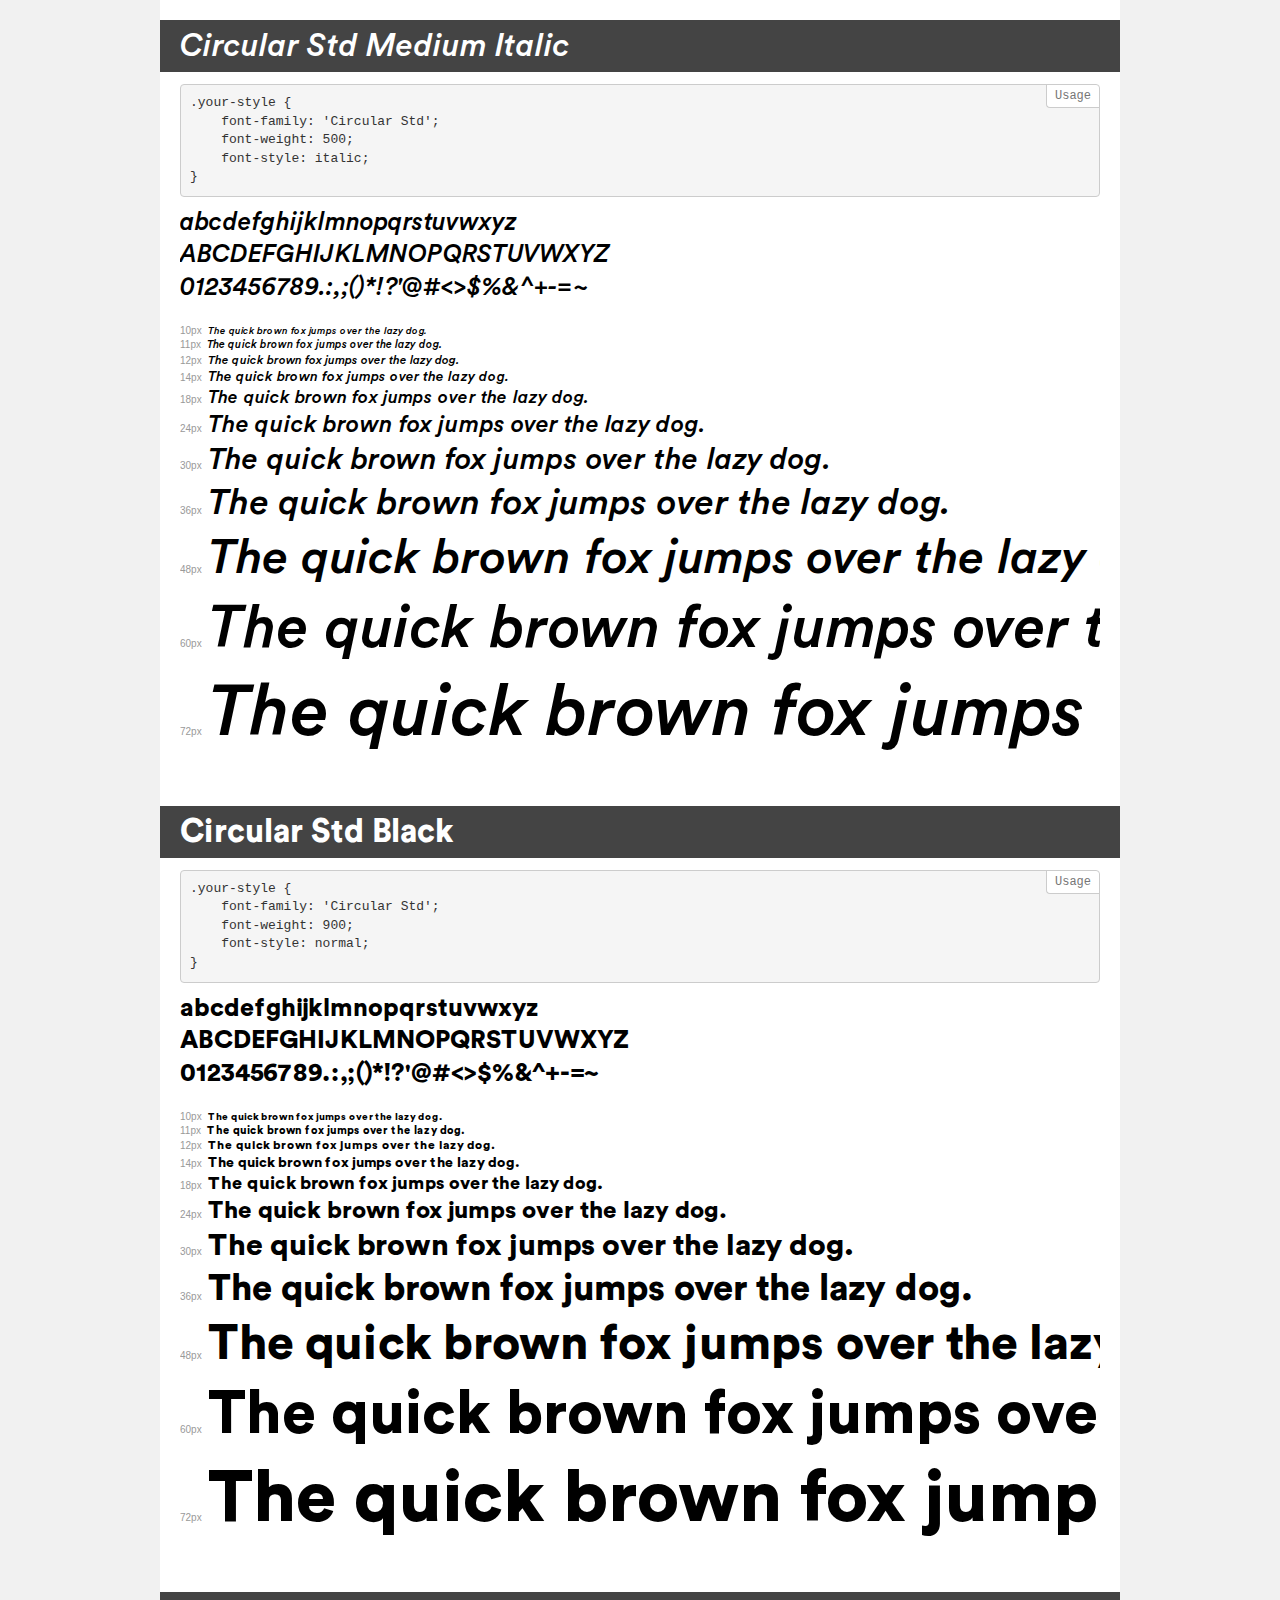
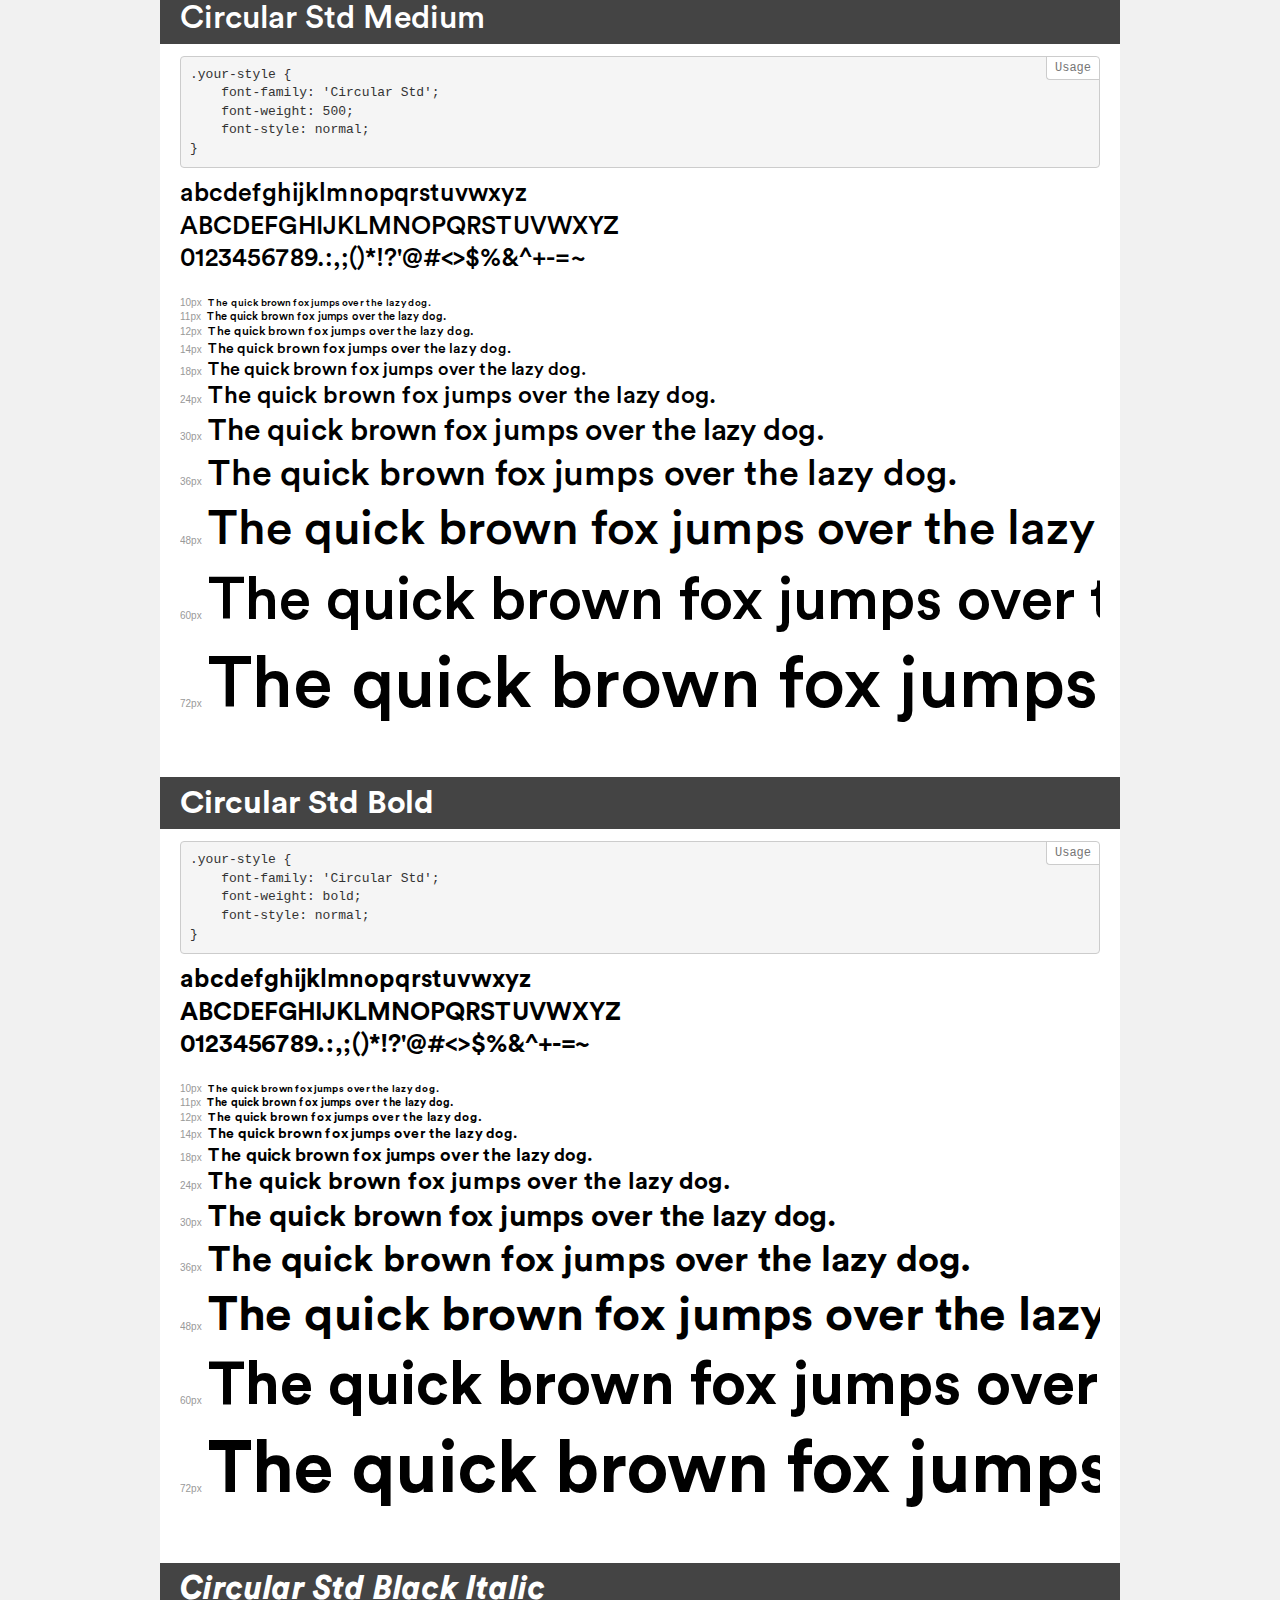
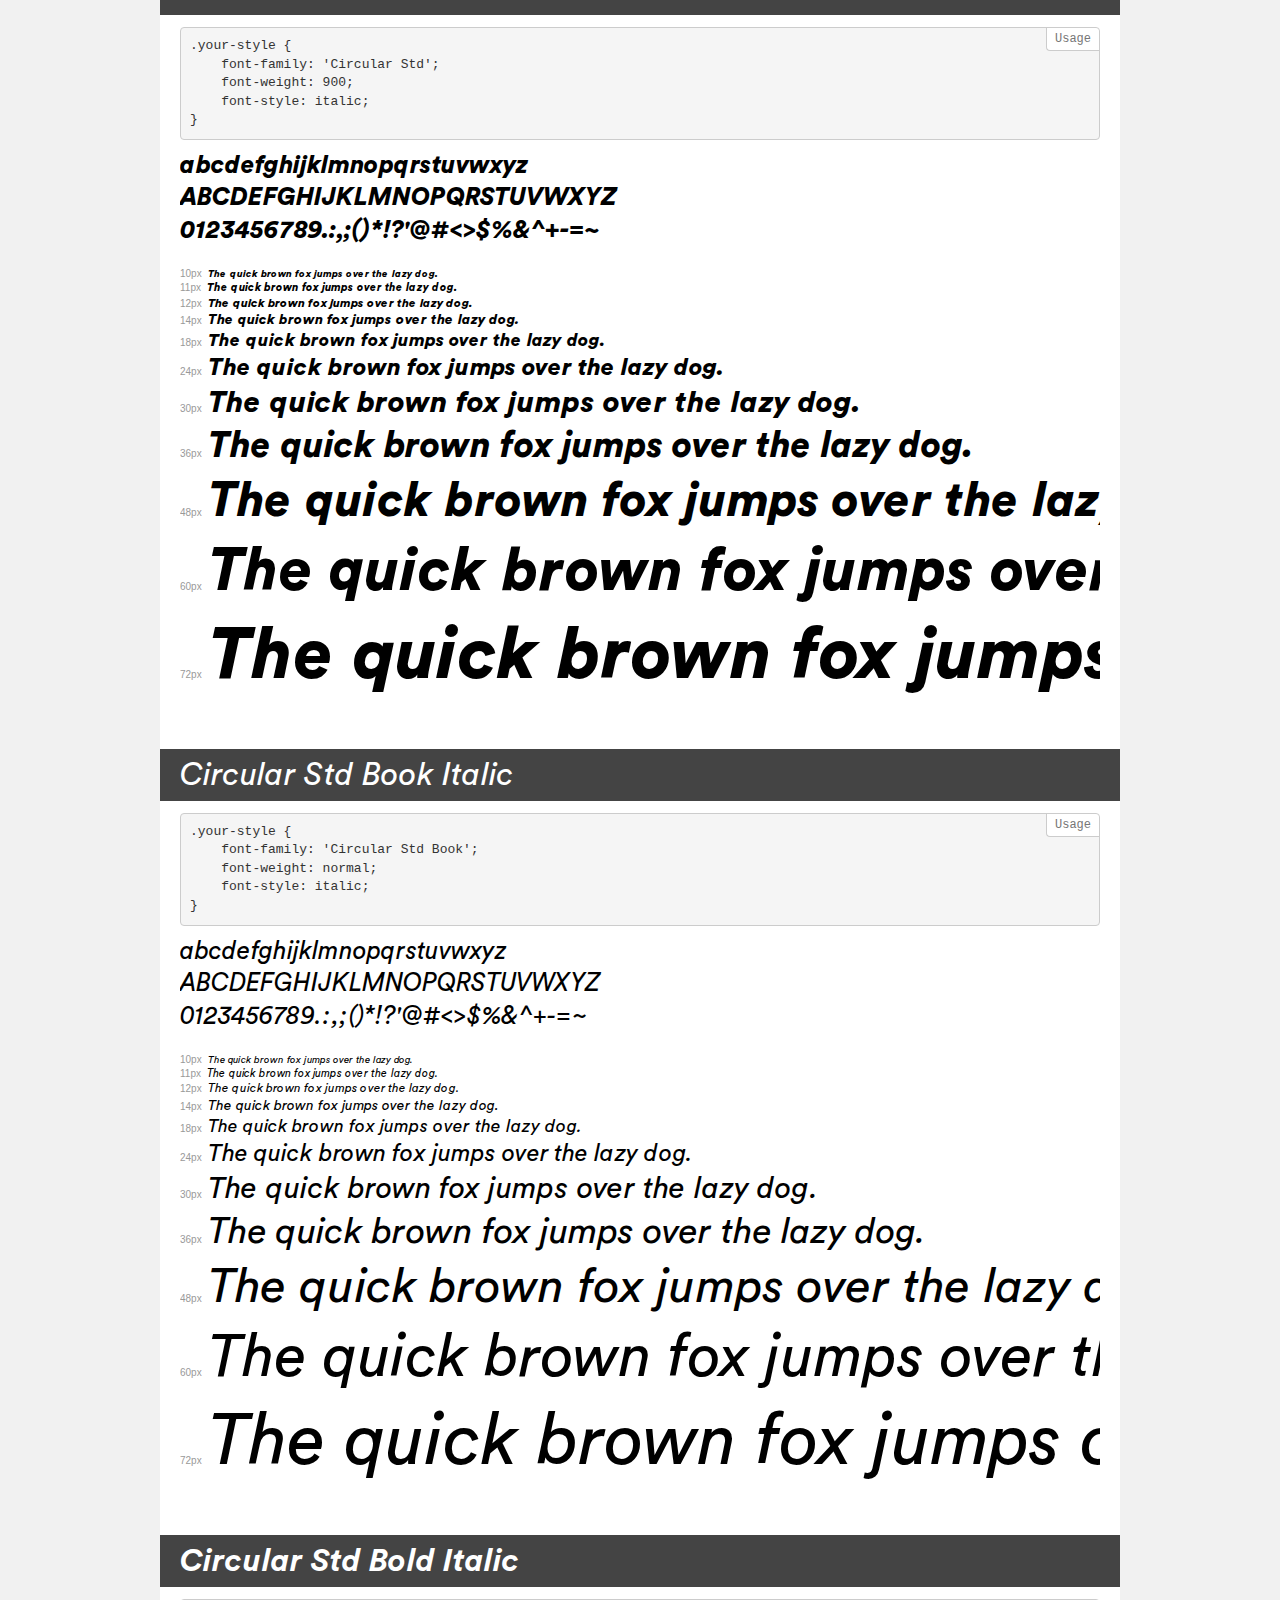
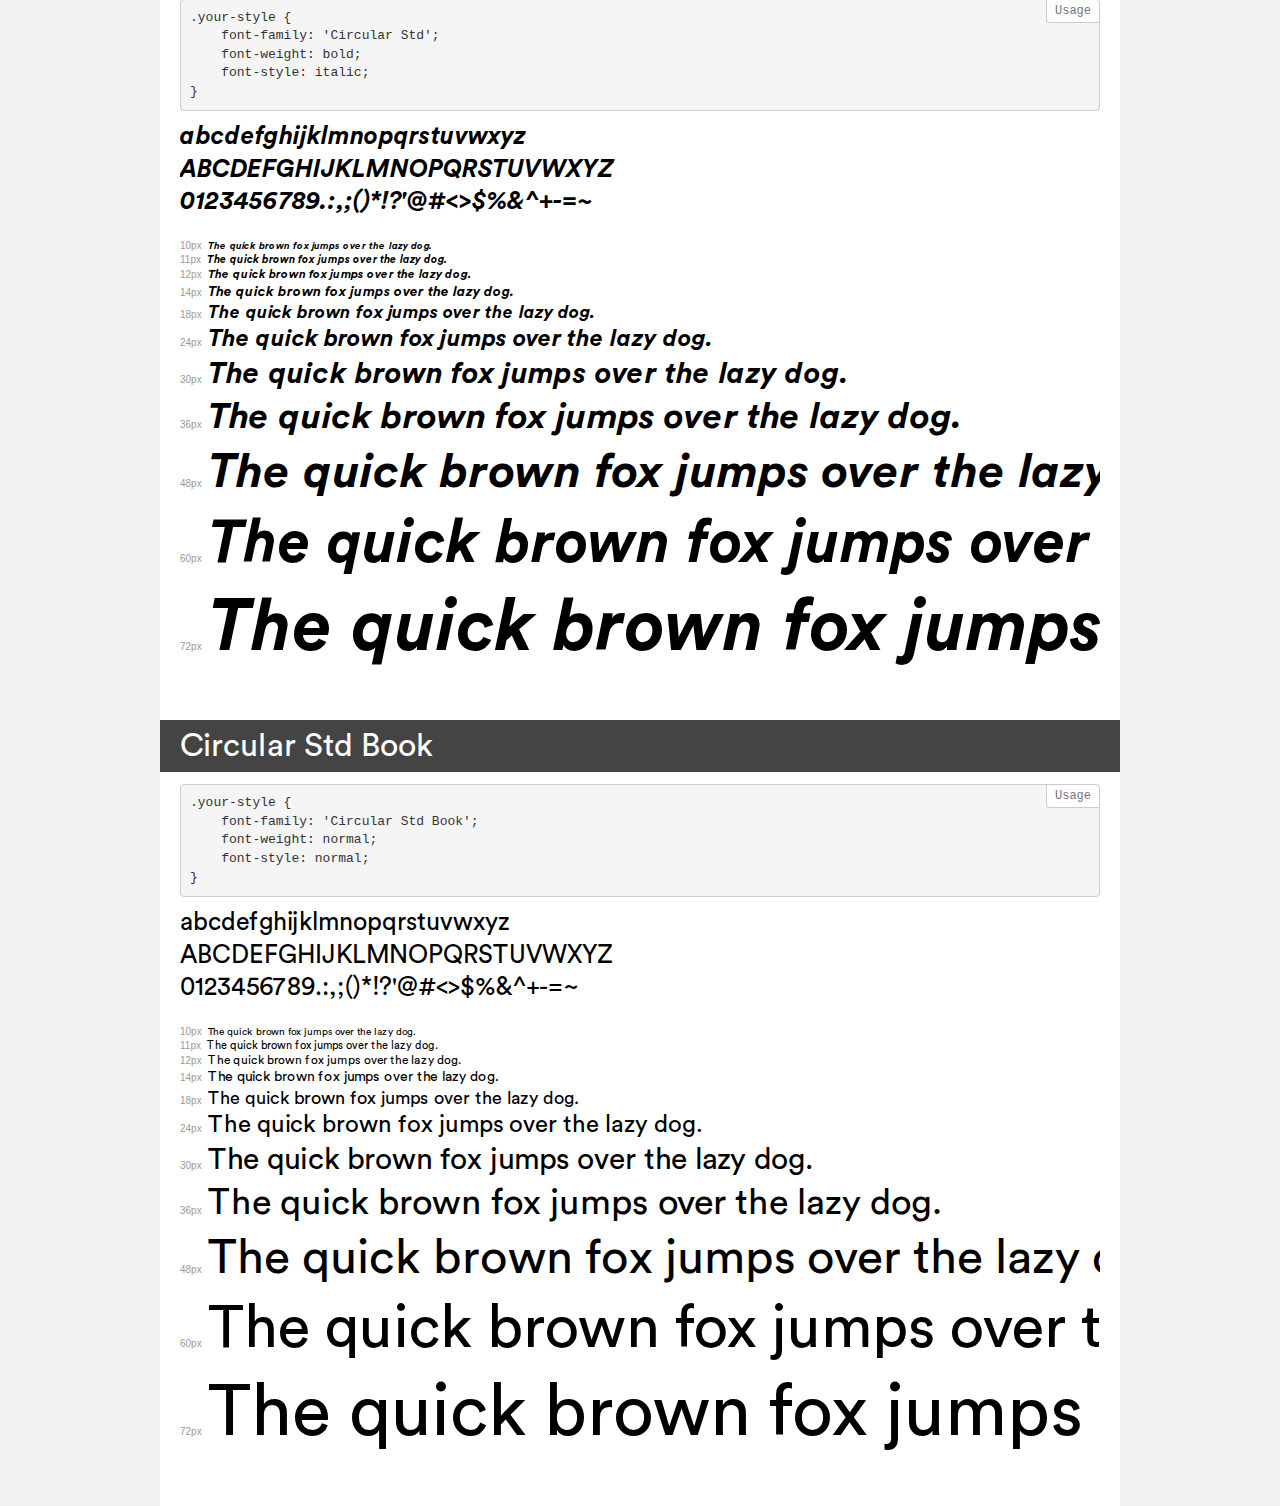
<file: Ffinity/fonts/demo.html>
<!DOCTYPE html>
<html>
<head>
    <meta charset="utf-8">
    <meta http-equiv="X-UA-Compatible" content="IE=edge">
    <meta name="viewport" content="width=device-width, initial-scale=1">
    <meta name="robots" content="noindex, noarchive">
    <meta name="format-detection" content="telephone=no">
    <title>Transfonter demo</title>
    <link href="stylesheet.css" rel="stylesheet">
    <style>
        /*
        http://meyerweb.com/eric/tools/css/reset/
        v2.0 | 20110126
        License: none (public domain)
        */
        html, body, div, span, applet, object, iframe,
        h1, h2, h3, h4, h5, h6, p, blockquote, pre,
        a, abbr, acronym, address, big, cite, code,
        del, dfn, em, img, ins, kbd, q, s, samp,
        small, strike, strong, sub, sup, tt, var,
        b, u, i, center,
        dl, dt, dd, ol, ul, li,
        fieldset, form, label, legend,
        table, caption, tbody, tfoot, thead, tr, th, td,
        article, aside, canvas, details, embed,
        figure, figcaption, footer, header, hgroup,
        menu, nav, output, ruby, section, summary,
        time, mark, audio, video {
            margin: 0;
            padding: 0;
            border: 0;
            font-size: 100%;
            font: inherit;
            vertical-align: baseline;
        }
        /* HTML5 display-role reset for older browsers */
        article, aside, details, figcaption, figure,
        footer, header, hgroup, menu, nav, section {
            display: block;
        }
        body {
            line-height: 1;
        }
        ol, ul {
            list-style: none;
        }
        blockquote, q {
            quotes: none;
        }
        blockquote:before, blockquote:after,
        q:before, q:after {
            content: '';
            content: none;
        }
        table {
            border-collapse: collapse;
            border-spacing: 0;
        }
        /* common styles */
        body {
            background: #f1f1f1;
            color: #000;
        }
        .page {
            background: #fff;
            width: 920px;
            margin: 0 auto;
            padding: 20px 20px 0 20px;
            overflow: hidden;
        }
        .font-container {
            overflow-x: auto;
            overflow-y: hidden;
            margin-bottom: 40px;
            line-height: 1.3;
            white-space: nowrap;
            padding-bottom: 5px;
        }
        h1 {
            position: relative;
            background: #444;
            font-size: 32px;
            color: #fff;
            padding: 10px 20px;
            margin: 0 -20px 12px -20px;
        }
        .letters {
            font-size: 25px;
            margin-bottom: 20px;
        }
        .s10:before {
            content: '10px';
        }
        .s11:before {
            content: '11px';
        }
        .s12:before {
            content: '12px';
        }
        .s14:before {
            content: '14px';
        }
        .s18:before {
            content: '18px';
        }
        .s24:before {
            content: '24px';
        }
        .s30:before {
            content: '30px';
        }
        .s36:before {
            content: '36px';
        }
        .s48:before {
            content: '48px';
        }
        .s60:before {
            content: '60px';
        }
        .s72:before {
            content: '72px';
        }
        .s10:before, .s11:before, .s12:before, .s14:before,
        .s18:before, .s24:before, .s30:before, .s36:before,
        .s48:before, .s60:before, .s72:before {
            font-family: Arial, sans-serif;
            font-size: 10px;
            font-weight: normal;
            font-style: normal;
            color: #999;
            padding-right: 6px;
        }
        pre {
            display: block;
            position: relative;
            padding: 9px;
            margin: 0 0 10px;
            font-family: Monaco, Menlo, Consolas, "Courier New", monospace !important;
            font-size: 13px;
            line-height: 1.428571429;
            color: #333;
            font-weight: normal !important;
            font-style: normal !important;
            background-color: #f5f5f5;
            border: 1px solid #ccc;
            overflow-x: auto;
            border-radius: 4px;
        }
        pre:after {
            display: block;
            position: absolute;
            right: 0;
            top: 0;
            content: 'Usage';
            line-height: 1;
            padding: 5px 8px;
            font-size: 12px;
            color: #767676;
            background-color: #fff;
            border: 1px solid #ccc;
            border-right: none;
            border-top: none;
            border-radius: 0 4px 0 4px;
            z-index: 10;
        }
        /* responsive */
        @media (max-width: 959px) {
            .page {
                width: auto;
                margin: 0;
            }
        }
    </style>
</head>
<body>
<div class="page">
    <div class="demo" style="font-family: 'Circular Std'; font-weight: 500; font-style: italic;">
        <h1>Circular Std Medium Italic</h1>
        <pre>.your-style {
    font-family: 'Circular Std';
    font-weight: 500;
    font-style: italic;
}</pre>
        <div class="font-container">
            <p class="letters">
                abcdefghijklmnopqrstuvwxyz<br>
ABCDEFGHIJKLMNOPQRSTUVWXYZ<br>
                0123456789.:,;()*!?'@#<>$%&^+-=~
            </p>
            <p class="s10" style="font-size: 10px;">The quick brown fox jumps over the lazy dog.</p>
            <p class="s11" style="font-size: 11px;">The quick brown fox jumps over the lazy dog.</p>
            <p class="s12" style="font-size: 12px;">The quick brown fox jumps over the lazy dog.</p>
            <p class="s14" style="font-size: 14px;">The quick brown fox jumps over the lazy dog.</p>
            <p class="s18" style="font-size: 18px;">The quick brown fox jumps over the lazy dog.</p>
            <p class="s24" style="font-size: 24px;">The quick brown fox jumps over the lazy dog.</p>
            <p class="s30" style="font-size: 30px;">The quick brown fox jumps over the lazy dog.</p>
            <p class="s36" style="font-size: 36px;">The quick brown fox jumps over the lazy dog.</p>
            <p class="s48" style="font-size: 48px;">The quick brown fox jumps over the lazy dog.</p>
            <p class="s60" style="font-size: 60px;">The quick brown fox jumps over the lazy dog.</p>
            <p class="s72" style="font-size: 72px;">The quick brown fox jumps over the lazy dog.</p>
        </div>
    </div>
    <div class="demo" style="font-family: 'Circular Std'; font-weight: 900; font-style: normal;">
        <h1>Circular Std Black</h1>
        <pre>.your-style {
    font-family: 'Circular Std';
    font-weight: 900;
    font-style: normal;
}</pre>
        <div class="font-container">
            <p class="letters">
                abcdefghijklmnopqrstuvwxyz<br>
ABCDEFGHIJKLMNOPQRSTUVWXYZ<br>
                0123456789.:,;()*!?'@#<>$%&^+-=~
            </p>
            <p class="s10" style="font-size: 10px;">The quick brown fox jumps over the lazy dog.</p>
            <p class="s11" style="font-size: 11px;">The quick brown fox jumps over the lazy dog.</p>
            <p class="s12" style="font-size: 12px;">The quick brown fox jumps over the lazy dog.</p>
            <p class="s14" style="font-size: 14px;">The quick brown fox jumps over the lazy dog.</p>
            <p class="s18" style="font-size: 18px;">The quick brown fox jumps over the lazy dog.</p>
            <p class="s24" style="font-size: 24px;">The quick brown fox jumps over the lazy dog.</p>
            <p class="s30" style="font-size: 30px;">The quick brown fox jumps over the lazy dog.</p>
            <p class="s36" style="font-size: 36px;">The quick brown fox jumps over the lazy dog.</p>
            <p class="s48" style="font-size: 48px;">The quick brown fox jumps over the lazy dog.</p>
            <p class="s60" style="font-size: 60px;">The quick brown fox jumps over the lazy dog.</p>
            <p class="s72" style="font-size: 72px;">The quick brown fox jumps over the lazy dog.</p>
        </div>
    </div>
    <div class="demo" style="font-family: 'Circular Std'; font-weight: 500; font-style: normal;">
        <h1>Circular Std Medium</h1>
        <pre>.your-style {
    font-family: 'Circular Std';
    font-weight: 500;
    font-style: normal;
}</pre>
        <div class="font-container">
            <p class="letters">
                abcdefghijklmnopqrstuvwxyz<br>
ABCDEFGHIJKLMNOPQRSTUVWXYZ<br>
                0123456789.:,;()*!?'@#<>$%&^+-=~
            </p>
            <p class="s10" style="font-size: 10px;">The quick brown fox jumps over the lazy dog.</p>
            <p class="s11" style="font-size: 11px;">The quick brown fox jumps over the lazy dog.</p>
            <p class="s12" style="font-size: 12px;">The quick brown fox jumps over the lazy dog.</p>
            <p class="s14" style="font-size: 14px;">The quick brown fox jumps over the lazy dog.</p>
            <p class="s18" style="font-size: 18px;">The quick brown fox jumps over the lazy dog.</p>
            <p class="s24" style="font-size: 24px;">The quick brown fox jumps over the lazy dog.</p>
            <p class="s30" style="font-size: 30px;">The quick brown fox jumps over the lazy dog.</p>
            <p class="s36" style="font-size: 36px;">The quick brown fox jumps over the lazy dog.</p>
            <p class="s48" style="font-size: 48px;">The quick brown fox jumps over the lazy dog.</p>
            <p class="s60" style="font-size: 60px;">The quick brown fox jumps over the lazy dog.</p>
            <p class="s72" style="font-size: 72px;">The quick brown fox jumps over the lazy dog.</p>
        </div>
    </div>
    <div class="demo" style="font-family: 'Circular Std'; font-weight: bold; font-style: normal;">
        <h1>Circular Std Bold</h1>
        <pre>.your-style {
    font-family: 'Circular Std';
    font-weight: bold;
    font-style: normal;
}</pre>
        <div class="font-container">
            <p class="letters">
                abcdefghijklmnopqrstuvwxyz<br>
ABCDEFGHIJKLMNOPQRSTUVWXYZ<br>
                0123456789.:,;()*!?'@#<>$%&^+-=~
            </p>
            <p class="s10" style="font-size: 10px;">The quick brown fox jumps over the lazy dog.</p>
            <p class="s11" style="font-size: 11px;">The quick brown fox jumps over the lazy dog.</p>
            <p class="s12" style="font-size: 12px;">The quick brown fox jumps over the lazy dog.</p>
            <p class="s14" style="font-size: 14px;">The quick brown fox jumps over the lazy dog.</p>
            <p class="s18" style="font-size: 18px;">The quick brown fox jumps over the lazy dog.</p>
            <p class="s24" style="font-size: 24px;">The quick brown fox jumps over the lazy dog.</p>
            <p class="s30" style="font-size: 30px;">The quick brown fox jumps over the lazy dog.</p>
            <p class="s36" style="font-size: 36px;">The quick brown fox jumps over the lazy dog.</p>
            <p class="s48" style="font-size: 48px;">The quick brown fox jumps over the lazy dog.</p>
            <p class="s60" style="font-size: 60px;">The quick brown fox jumps over the lazy dog.</p>
            <p class="s72" style="font-size: 72px;">The quick brown fox jumps over the lazy dog.</p>
        </div>
    </div>
    <div class="demo" style="font-family: 'Circular Std'; font-weight: 900; font-style: italic;">
        <h1>Circular Std Black Italic</h1>
        <pre>.your-style {
    font-family: 'Circular Std';
    font-weight: 900;
    font-style: italic;
}</pre>
        <div class="font-container">
            <p class="letters">
                abcdefghijklmnopqrstuvwxyz<br>
ABCDEFGHIJKLMNOPQRSTUVWXYZ<br>
                0123456789.:,;()*!?'@#<>$%&^+-=~
            </p>
            <p class="s10" style="font-size: 10px;">The quick brown fox jumps over the lazy dog.</p>
            <p class="s11" style="font-size: 11px;">The quick brown fox jumps over the lazy dog.</p>
            <p class="s12" style="font-size: 12px;">The quick brown fox jumps over the lazy dog.</p>
            <p class="s14" style="font-size: 14px;">The quick brown fox jumps over the lazy dog.</p>
            <p class="s18" style="font-size: 18px;">The quick brown fox jumps over the lazy dog.</p>
            <p class="s24" style="font-size: 24px;">The quick brown fox jumps over the lazy dog.</p>
            <p class="s30" style="font-size: 30px;">The quick brown fox jumps over the lazy dog.</p>
            <p class="s36" style="font-size: 36px;">The quick brown fox jumps over the lazy dog.</p>
            <p class="s48" style="font-size: 48px;">The quick brown fox jumps over the lazy dog.</p>
            <p class="s60" style="font-size: 60px;">The quick brown fox jumps over the lazy dog.</p>
            <p class="s72" style="font-size: 72px;">The quick brown fox jumps over the lazy dog.</p>
        </div>
    </div>
    <div class="demo" style="font-family: 'Circular Std Book'; font-weight: normal; font-style: italic;">
        <h1>Circular Std Book Italic</h1>
        <pre>.your-style {
    font-family: 'Circular Std Book';
    font-weight: normal;
    font-style: italic;
}</pre>
        <div class="font-container">
            <p class="letters">
                abcdefghijklmnopqrstuvwxyz<br>
ABCDEFGHIJKLMNOPQRSTUVWXYZ<br>
                0123456789.:,;()*!?'@#<>$%&^+-=~
            </p>
            <p class="s10" style="font-size: 10px;">The quick brown fox jumps over the lazy dog.</p>
            <p class="s11" style="font-size: 11px;">The quick brown fox jumps over the lazy dog.</p>
            <p class="s12" style="font-size: 12px;">The quick brown fox jumps over the lazy dog.</p>
            <p class="s14" style="font-size: 14px;">The quick brown fox jumps over the lazy dog.</p>
            <p class="s18" style="font-size: 18px;">The quick brown fox jumps over the lazy dog.</p>
            <p class="s24" style="font-size: 24px;">The quick brown fox jumps over the lazy dog.</p>
            <p class="s30" style="font-size: 30px;">The quick brown fox jumps over the lazy dog.</p>
            <p class="s36" style="font-size: 36px;">The quick brown fox jumps over the lazy dog.</p>
            <p class="s48" style="font-size: 48px;">The quick brown fox jumps over the lazy dog.</p>
            <p class="s60" style="font-size: 60px;">The quick brown fox jumps over the lazy dog.</p>
            <p class="s72" style="font-size: 72px;">The quick brown fox jumps over the lazy dog.</p>
        </div>
    </div>
    <div class="demo" style="font-family: 'Circular Std'; font-weight: bold; font-style: italic;">
        <h1>Circular Std Bold Italic</h1>
        <pre>.your-style {
    font-family: 'Circular Std';
    font-weight: bold;
    font-style: italic;
}</pre>
        <div class="font-container">
            <p class="letters">
                abcdefghijklmnopqrstuvwxyz<br>
ABCDEFGHIJKLMNOPQRSTUVWXYZ<br>
                0123456789.:,;()*!?'@#<>$%&^+-=~
            </p>
            <p class="s10" style="font-size: 10px;">The quick brown fox jumps over the lazy dog.</p>
            <p class="s11" style="font-size: 11px;">The quick brown fox jumps over the lazy dog.</p>
            <p class="s12" style="font-size: 12px;">The quick brown fox jumps over the lazy dog.</p>
            <p class="s14" style="font-size: 14px;">The quick brown fox jumps over the lazy dog.</p>
            <p class="s18" style="font-size: 18px;">The quick brown fox jumps over the lazy dog.</p>
            <p class="s24" style="font-size: 24px;">The quick brown fox jumps over the lazy dog.</p>
            <p class="s30" style="font-size: 30px;">The quick brown fox jumps over the lazy dog.</p>
            <p class="s36" style="font-size: 36px;">The quick brown fox jumps over the lazy dog.</p>
            <p class="s48" style="font-size: 48px;">The quick brown fox jumps over the lazy dog.</p>
            <p class="s60" style="font-size: 60px;">The quick brown fox jumps over the lazy dog.</p>
            <p class="s72" style="font-size: 72px;">The quick brown fox jumps over the lazy dog.</p>
        </div>
    </div>
    <div class="demo" style="font-family: 'Circular Std Book'; font-weight: normal; font-style: normal;">
        <h1>Circular Std Book</h1>
        <pre>.your-style {
    font-family: 'Circular Std Book';
    font-weight: normal;
    font-style: normal;
}</pre>
        <div class="font-container">
            <p class="letters">
                abcdefghijklmnopqrstuvwxyz<br>
ABCDEFGHIJKLMNOPQRSTUVWXYZ<br>
                0123456789.:,;()*!?'@#<>$%&^+-=~
            </p>
            <p class="s10" style="font-size: 10px;">The quick brown fox jumps over the lazy dog.</p>
            <p class="s11" style="font-size: 11px;">The quick brown fox jumps over the lazy dog.</p>
            <p class="s12" style="font-size: 12px;">The quick brown fox jumps over the lazy dog.</p>
            <p class="s14" style="font-size: 14px;">The quick brown fox jumps over the lazy dog.</p>
            <p class="s18" style="font-size: 18px;">The quick brown fox jumps over the lazy dog.</p>
            <p class="s24" style="font-size: 24px;">The quick brown fox jumps over the lazy dog.</p>
            <p class="s30" style="font-size: 30px;">The quick brown fox jumps over the lazy dog.</p>
            <p class="s36" style="font-size: 36px;">The quick brown fox jumps over the lazy dog.</p>
            <p class="s48" style="font-size: 48px;">The quick brown fox jumps over the lazy dog.</p>
            <p class="s60" style="font-size: 60px;">The quick brown fox jumps over the lazy dog.</p>
            <p class="s72" style="font-size: 72px;">The quick brown fox jumps over the lazy dog.</p>
        </div>
    </div>
</div>
</body>
</html>
</file>
<file: Ffinity/styles/main.css>
@charset "UTF-8";
/*Обнуление*/
* {
  padding: 0;
  margin: 0;
  border: 0;
}

*, *:before, *:after {
  -webkit-box-sizing: border-box;
  box-sizing: border-box;
}

:focus, :active {
  outline: none;
}

a:focus, a:active {
  outline: none;
}

nav, footer, header, aside {
  display: block;
}

html, body {
  height: 100%;
  width: 100%;
  font-size: 100%;
  line-height: 1;
  font-size: 14px;
  -ms-text-size-adjust: 100%;
  -moz-text-size-adjust: 100%;
  -webkit-text-size-adjust: 100%;
}

input, button, textarea {
  font-family: inherit;
}

input::-ms-clear {
  display: none;
}

button {
  cursor: pointer;
}

button::-moz-focus-inner {
  padding: 0;
  border: 0;
}

a, a:visited {
  text-decoration: none;
}

a:hover {
  text-decoration: none;
}

ul li {
  list-style: none;
}

img {
  vertical-align: top;
}

h1, h2, h3, h4, h5, h6 {
  font-size: inherit;
  font-weight: inherit;
}

/*--------------------*/
@font-face {
  font-family: "Circular Std";
  src: url("../fonts/CircularStd-Medium.eot");
  src: local("Circular Std Medium"), local("CircularStd-Medium"), url("../fonts/CircularStd-Medium.eot?#iefix") format("embedded-opentype"), url("../fonts/CircularStd-Medium.woff2") format("woff2"), url("../fonts/CircularStd-Medium.woff") format("woff"), url("../fonts/CircularStd-Medium.ttf") format("truetype");
  font-weight: 500;
  font-style: normal;
}
@font-face {
  font-family: "Circular Std";
  src: url("../fonts/CircularStd-Bold.eot");
  src: local("Circular Std Bold"), local("CircularStd-Bold"), url("../fonts/CircularStd-Bold.eot?#iefix") format("embedded-opentype"), url("../fonts/CircularStd-Bold.woff2") format("woff2"), url("../fonts/CircularStd-Bold.woff") format("woff"), url("../fonts/CircularStd-Bold.ttf") format("truetype");
  font-weight: bold;
  font-style: normal;
}
@font-face {
  font-family: "Circular Std Book";
  src: url("../fonts/CircularStd-Book.eot");
  src: local("Circular Std Book"), local("CircularStd-Book"), url("../fonts/CircularStd-Book.eot?#iefix") format("embedded-opentype"), url("../fonts/CircularStd-Book.woff2") format("woff2"), url("../fonts/CircularStd-Book.woff") format("woff"), url("../fonts/CircularStd-Book.ttf") format("truetype");
  font-weight: normal;
  font-style: normal;
}
body, html {
  font-family: "Circular Std";
  font-weight: normal;
}
@media (max-width: 768px) {
  body, html {
    font-size: 12px;
  }
}
@media (max-width: 576px) {
  body, html {
    font-size: 10px;
  }
}

body {
  display: -webkit-box;
  display: -ms-flexbox;
  display: flex;
  -webkit-box-orient: vertical;
  -webkit-box-direction: normal;
      -ms-flex-direction: column;
          flex-direction: column;
  -webkit-box-pack: justify;
      -ms-flex-pack: justify;
          justify-content: space-between;
  color: #1D293F;
}

._container {
  max-width: 1170px;
  padding: 0 15px;
  margin: auto;
}

._btn {
  border: none;
  outline: none;
  background: #258AFF;
  border-radius: 5px;
  height: 65px;
  width: 193px;
  color: white;
  text-align: center;
  font-size: 1.143rem;
}
@media (max-width: 768px) {
  ._btn {
    height: 55px;
  }
}
@media (max-width: 576px) {
  ._btn {
    height: 45px;
  }
}

h1 {
  font-size: 5rem;
  font-weight: bold;
}

h2 {
  font-size: 4.143rem;
  font-weight: 700;
}

._hidden {
  display: none;
}

.header {
  display: -webkit-box;
  display: -ms-flexbox;
  display: flex;
  -webkit-box-pack: justify;
      -ms-flex-pack: justify;
          justify-content: space-between;
  -webkit-box-align: center;
      -ms-flex-align: center;
          align-items: center;
  height: 55px;
  width: 100%;
  margin-top: 19px;
  padding: 0 25px;
  margin-bottom: 165px;
}
@media (max-width: 768px) {
  .header {
    -webkit-box-orient: vertical;
    -webkit-box-direction: normal;
        -ms-flex-direction: column;
            flex-direction: column;
    height: auto;
  }
}
@media (max-width: 576px) {
  .header {
    margin-bottom: 75px;
  }
}
.header__btn {
  height: 55px;
  width: 191px;
}
@media (max-width: 768px) {
  .header__btn {
    height: 35px;
    width: 150px;
  }
}

@media (max-width: 768px) {
  .nav {
    margin: 15px 0;
  }
}
.nav__list {
  width: 237px;
  display: -webkit-box;
  display: -ms-flexbox;
  display: flex;
  -webkit-box-pack: justify;
      -ms-flex-pack: justify;
          justify-content: space-between;
}
.nav__link {
  font-size: 1.143rem;
  color: #1D293F;
}

.wordpress ._container {
  display: -webkit-box;
  display: -ms-flexbox;
  display: flex;
  -webkit-box-pack: justify;
      -ms-flex-pack: justify;
          justify-content: space-between;
}
@media (max-width: 992px) {
  .wordpress ._container {
    -webkit-box-orient: vertical;
    -webkit-box-direction: normal;
        -ms-flex-direction: column;
            flex-direction: column;
    -webkit-box-align: center;
        -ms-flex-align: center;
            align-items: center;
  }
}
.wordpress__content {
  max-width: 445px;
  display: -webkit-box;
  display: -ms-flexbox;
  display: flex;
  -webkit-box-orient: vertical;
  -webkit-box-direction: normal;
      -ms-flex-direction: column;
          flex-direction: column;
  -webkit-box-pack: justify;
      -ms-flex-pack: justify;
          justify-content: space-between;
  min-height: 471px;
}
@media (max-width: 992px) {
  .wordpress__content {
    margin-bottom: 40px;
    max-width: 80%;
    text-align: center;
    min-height: 371px;
  }
}
.wordpress__header {
  letter-spacing: -1px;
}
.wordpress__text {
  font-size: 1.5rem;
  line-height: calc(2.43/1.5);
}
.wordpress__link,
.wordpress span {
  font-size: 1.143rem;
}
.wordpress__link {
  color: #258AFF;
}
.wordpress__pictures {
  width: 609px;
  position: relative;
}
@media (max-width: 992px) {
  .wordpress__pictures {
    height: 471px;
  }
}
@media (max-width: 576px) {
  .wordpress__pictures {
    -webkit-transform: scale(0.5);
            transform: scale(0.5);
    margin-top: -120px;
  }
}
.wordpress__dots {
  position: absolute;
  top: 253px;
  left: 108px;
  width: 176px;
  height: 191px;
  background-image: radial-gradient(#258AFF 30%, transparent 0);
  background-size: 15px 15px;
}
.wordpress__circle {
  position: absolute;
  top: 32px;
  left: 196px;
  width: 211px;
  height: 211px;
  background: #E1FFF8;
  border-radius: 50%;
}
.wordpress__image_left {
  position: absolute;
  top: 0;
  left: 0;
}
.wordpress__image_right {
  position: absolute;
  right: 0;
  bottom: 0;
}
.wordpress__table {
  position: absolute;
  bottom: 66px;
  left: 158px;
}

.rating {
  margin-top: 233px;
  margin-bottom: 248px;
}
@media (max-width: 768px) {
  .rating {
    margin-top: 100px;
    margin-bottom: 100px;
  }
}
@media (max-width: 576px) {
  .rating {
    margin-top: 0;
  }
}
.rating__wrapper {
  display: -webkit-box;
  display: -ms-flexbox;
  display: flex;
  -webkit-box-pack: justify;
      -ms-flex-pack: justify;
          justify-content: space-between;
  padding-right: 39px;
}
@media (max-width: 768px) {
  .rating__wrapper {
    -webkit-box-orient: vertical;
    -webkit-box-direction: normal;
        -ms-flex-direction: column;
            flex-direction: column;
    padding-right: 0;
  }
}
.rating__cards {
  display: -webkit-box;
  display: -ms-flexbox;
  display: flex;
  -webkit-box-pack: justify;
      -ms-flex-pack: justify;
          justify-content: space-between;
  -webkit-box-flex: 0;
      -ms-flex: 0 0 38%;
          flex: 0 0 38%;
}
@media (max-width: 768px) {
  .rating__cards {
    margin-bottom: 50px;
    -ms-flex-pack: distribute;
        justify-content: space-around;
  }
}
.rating__count {
  font-weight: bold;
  font-size: 5rem;
  line-height: 5rem;
}
.rating__scale img:not(:last-child) {
  margin-right: 5px;
}
.rating__name {
  font-size: 1.143rem;
  line-height: 2rem;
}
.rating__link {
  color: #258AFF;
  font-size: 1.143rem;
  line-height: 2rem;
}
.rating__content {
  -webkit-box-flex: 0;
      -ms-flex: 0 0 45%;
          flex: 0 0 45%;
}
@media (max-width: 768px) {
  .rating__content {
    text-align: center;
    -webkit-box-flex: 0;
        -ms-flex: 0 0 100%;
            flex: 0 0 100%;
  }
}
.rating__title {
  font-size: 2.42857rem;
  line-height: 2.8125rem;
  max-width: 417px;
  font-weight: 700;
  letter-spacing: -0.586207px;
  margin-bottom: 42px;
}
@media (max-width: 768px) {
  .rating__title {
    margin: 0 auto 20px auto;
  }
}
.rating__text {
  margin-bottom: 38px;
  color: #7C8087;
  font-size: 1.2857rem;
  line-height: 2.2857rem;
}
.rating__logos {
  display: -webkit-box;
  display: -ms-flexbox;
  display: flex;
  -webkit-box-pack: justify;
      -ms-flex-pack: justify;
          justify-content: space-between;
}
@media (max-width: 992px) {
  .rating__logos {
    -ms-flex-wrap: wrap;
        flex-wrap: wrap;
  }
}
@media (max-width: 992px) {
  .rating__logo {
    margin-bottom: 20px;
  }
}

.simpleWork__title {
  text-align: center;
  max-width: 580px;
  margin: 0 auto 52px auto;
}
.simpleWork__cards {
  display: -webkit-box;
  display: -ms-flexbox;
  display: flex;
  -webkit-box-pack: justify;
      -ms-flex-pack: justify;
          justify-content: space-between;
  min-height: 417px;
}
@media (max-width: 768px) {
  .simpleWork__cards {
    min-height: 335px;
    -webkit-box-orient: vertical;
    -webkit-box-direction: normal;
        -ms-flex-direction: column;
            flex-direction: column;
    -webkit-box-pack: center;
        -ms-flex-pack: center;
            justify-content: center;
    -webkit-box-align: center;
        -ms-flex-align: center;
            align-items: center;
    text-align: center;
  }
}
.simpleWork__card {
  -webkit-box-flex: 0;
      -ms-flex: 0 0 30%;
          flex: 0 0 30%;
}
.simpleWork__card_center {
  -ms-flex-item-align: center;
      -ms-grid-row-align: center;
      align-self: center;
}
.simpleWork__card_down {
  -ms-flex-item-align: end;
      -ms-grid-row-align: end;
      align-self: end;
}
@media (max-width: 768px) {
  .simpleWork__card_down {
    -ms-flex-item-align: center;
        -ms-grid-row-align: center;
        align-self: center;
  }
}
.simpleWork__img-group {
  display: -webkit-box;
  display: -ms-flexbox;
  display: flex;
}
@media (max-width: 768px) {
  .simpleWork__img-group {
    -webkit-box-pack: center;
        -ms-flex-pack: center;
            justify-content: center;
  }
}
.simpleWork__icon {
  width: 96.64px;
  height: 97px;
  background: #258AFF;
  -webkit-box-shadow: 0px 32px 54px rgba(37, 138, 255, 0.224553);
          box-shadow: 0px 32px 54px rgba(37, 138, 255, 0.224553);
  border-radius: 10px;
  margin-right: 35px;
  margin-bottom: 37px;
  display: -webkit-box;
  display: -ms-flexbox;
  display: flex;
  -webkit-box-pack: center;
      -ms-flex-pack: center;
          justify-content: center;
  -webkit-box-align: center;
      -ms-flex-align: center;
          align-items: center;
}
@media (max-width: 992px) {
  .simpleWork__icon {
    margin-right: 20px;
  }
}
@media (max-width: 768px) {
  .simpleWork__icon {
    margin-right: 0px;
  }
}
.simpleWork__arrow {
  margin-top: 43px;
}
.simpleWork__arrow_transform {
  -webkit-transform: matrix(0.82, 0.58, 0.57, -0.82, 0, 0);
          transform: matrix(0.82, 0.58, 0.57, -0.82, 0, 0);
}
@media (max-width: 1200px) {
  .simpleWork__arrow {
    max-width: 200px;
  }
}
@media (max-width: 992px) {
  .simpleWork__arrow {
    max-width: 140px;
  }
}
@media (max-width: 768px) {
  .simpleWork__arrow {
    display: none;
  }
}
.simpleWork__arrow_media {
  width: 30px;
  height: 30px;
  display: none;
}
@media (max-width: 768px) {
  .simpleWork__arrow_media {
    display: block;
    margin: 20px auto;
  }
}
.simpleWork__subtitle {
  line-height: 2.42857rem;
  font-weight: bold;
  font-size: 1.714rem;
}
.simpleWork__text {
  font-size: 1.142857rem;
  line-height: 2rem;
  font-weight: 400;
  color: #7C8087;
  margin-top: 20.5px;
  max-width: 277px;
}
@media (max-width: 992px) {
  .simpleWork__text {
    max-width: 230px;
  }
}

.control__title {
  max-width: 513px;
  margin: 92px auto 95px auto;
  text-align: center;
  letter-spacing: -1px;
}
.control__content {
  max-width: 730px;
  margin: 0 auto;
  position: relative;
}
@media (max-width: 992px) {
  .control__content {
    -webkit-transform: scale(0.9);
            transform: scale(0.9);
  }
}
@media (max-width: 768px) {
  .control__content {
    -webkit-transform: scale(0.78);
            transform: scale(0.78);
  }
}
@media (max-width: 576px) {
  .control__content {
    -webkit-transform: scale(0.4);
            transform: scale(0.4);
  }
}
.control__dots {
  width: 154px;
  height: 167px;
  position: absolute;
  top: -33px;
  left: -25px;
  background-image: radial-gradient(#1D293F 30%, transparent 0);
  background-size: 15px 15px;
}
@media (max-width: 576px) {
  .control__dots {
    left: -148px;
  }
}
.control__planer {
  -webkit-box-shadow: 0px -8px 94px rgba(124, 128, 135, 0.264748);
          box-shadow: 0px -8px 94px rgba(124, 128, 135, 0.264748);
  border-radius: 10px;
  max-width: 730px;
  height: 460px;
  overflow: hidden;
  position: absolute;
  top: 0;
  left: 0;
}
.control__planer img {
  margin: 0 0 -5px -15px;
}
@media (max-width: 576px) {
  .control__planer {
    left: 50%;
    -webkit-transform: translateX(-50%);
            transform: translateX(-50%);
  }
}
.control__active {
  background: #FFFFFF;
  -webkit-box-shadow: 0px 32px 54px rgba(65, 74, 85, 0.224553);
          box-shadow: 0px 32px 54px rgba(65, 74, 85, 0.224553);
  border-radius: 10px;
  width: 235px;
  height: 117px;
  position: absolute;
  right: -135px;
  top: 104px;
  text-align: center;
  padding: 10px;
  overflow: hidden;
}
.control__active img {
  position: absolute;
  top: 50%;
  left: 50%;
  -webkit-transform: translate(-50%, -50%);
          transform: translate(-50%, -50%);
}
.control__modal {
  position: absolute;
  left: -74px;
  top: 163px;
}
@media (max-width: 576px) {
  .control__modal {
    left: -119px;
  }
}
.control__modal img {
  width: 100%;
  -o-object-fit: cover;
     object-fit: cover;
}
.control__gradient {
  width: 100%;
  height: 129px;
  margin-top: 557px;
  background: -webkit-gradient(linear, left bottom, left top, from(rgba(246, 252, 255, 0.0001)), to(#F7F7F7));
  background: linear-gradient(0deg, rgba(246, 252, 255, 0.0001) 0%, #F7F7F7 100%);
}
@media (max-width: 576px) {
  .control__gradient {
    margin-top: 400px;
  }
}

.grow__wrapper {
  display: -webkit-box;
  display: -ms-flexbox;
  display: flex;
  -webkit-box-pack: justify;
      -ms-flex-pack: justify;
          justify-content: space-between;
}
@media (max-width: 576px) {
  .grow__wrapper {
    -webkit-box-orient: vertical;
    -webkit-box-direction: normal;
        -ms-flex-direction: column;
            flex-direction: column;
    -webkit-box-align: center;
        -ms-flex-align: center;
            align-items: center;
    margin-top: -80px;
  }
}
.grow__content {
  -webkit-box-flex: 0;
      -ms-flex: 0 1 32%;
          flex: 0 1 32%;
  -ms-flex-item-align: end;
      -ms-grid-row-align: end;
      align-self: end;
}
@media (max-width: 992px) {
  .grow__content {
    -webkit-box-flex: 0;
        -ms-flex: 0 1 48%;
            flex: 0 1 48%;
    -ms-flex-item-align: start;
        -ms-grid-row-align: start;
        align-self: start;
  }
}
@media (max-width: 576px) {
  .grow__content {
    -ms-flex-item-align: center;
        -ms-grid-row-align: center;
        align-self: center;
    margin-bottom: 30px;
  }
}
.grow__title {
  letter-spacing: -1px;
  max-width: 364px;
  margin-bottom: 55px;
}
.grow__cards {
  display: -webkit-box;
  display: -ms-flexbox;
  display: flex;
  -webkit-box-orient: vertical;
  -webkit-box-direction: normal;
      -ms-flex-direction: column;
          flex-direction: column;
  -webkit-box-pack: justify;
      -ms-flex-pack: justify;
          justify-content: space-between;
}
.grow__card {
  display: -webkit-box;
  display: -ms-flexbox;
  display: flex;
  -webkit-box-pack: justify;
      -ms-flex-pack: justify;
          justify-content: space-between;
}
.grow__card:not(:last-child) {
  margin-bottom: 40px;
}
.grow__icon {
  height: 83px;
  background: white;
  border: 1px solid #E2E4E8;
  border-radius: 10px;
  display: -webkit-box;
  display: -ms-flexbox;
  display: flex;
  -webkit-box-pack: center;
      -ms-flex-pack: center;
          justify-content: center;
  -webkit-box-align: center;
      -ms-flex-align: center;
          align-items: center;
  margin-right: 30px;
  -webkit-box-flex: 0;
      -ms-flex: 0 0 83px;
          flex: 0 0 83px;
}
.grow__subtitle {
  font-size: 1.5rem;
  line-height: 1.62;
}
.grow__text {
  font-size: 1.143rem;
  line-height: 175%;
  color: #7C8087;
}
.grow__image {
  width: 475px;
  height: 592.28px;
  background: url(../images/grow/girl.jpg), url(../images/grow/Oval.svg) 100% 0% no-repeat;
  background-blend-mode: multiply;
  -webkit-box-shadow: 0px 4px 4px rgba(0, 0, 0, 0.25);
          box-shadow: 0px 4px 4px rgba(0, 0, 0, 0.25);
  border-radius: 10px;
  position: relative;
}
@media (max-width: 768px) {
  .grow__image {
    height: 100%;
    width: 375px;
    background-size: cover, contain;
  }
}
@media (max-width: 576px) {
  .grow__image {
    height: 400px;
    width: 296px;
    background-size: cover, contain;
  }
}
.grow__dots {
  width: 176px;
  height: 191px;
  background-image: radial-gradient(#20E9BC 30%, transparent 0);
  background-size: 15px 15px;
  position: absolute;
  top: -40px;
  left: -71px;
}
@media (max-width: 768px) {
  .grow__dots {
    width: 105px;
    height: 120px;
    top: -20px;
    left: -30px;
  }
}
@media (max-width: 576px) {
  .grow__dots {
    display: none;
  }
}

.meet__title {
  max-width: 535px;
  margin-bottom: 88px;
  margin-top: 170px;
  letter-spacing: -1px;
}
@media (max-width: 576px) {
  .meet__title {
    text-align: center;
    margin: 60px auto;
  }
}
.meet__wrapper {
  display: -webkit-box;
  display: -ms-flexbox;
  display: flex;
}
@media (max-width: 576px) {
  .meet__wrapper {
    -webkit-box-orient: vertical;
    -webkit-box-direction: normal;
        -ms-flex-direction: column;
            flex-direction: column;
    -webkit-box-align: center;
        -ms-flex-align: center;
            align-items: center;
  }
}
.meet__image {
  width: 475px;
  height: 592.28px;
  background: url(../images/meet/man.jpg), url(../images/meet/Oval.svg) 0% 0% no-repeat;
  background-blend-mode: multiply;
  -webkit-box-shadow: 0px 4px 4px rgba(0, 0, 0, 0.25);
          box-shadow: 0px 4px 4px rgba(0, 0, 0, 0.25);
  border-radius: 10px;
  position: relative;
  margin-right: 99px;
}
@media (max-width: 768px) {
  .meet__image {
    margin-right: 20px;
    width: 450px;
  }
}
@media (max-width: 576px) {
  .meet__image {
    margin: 0 auto 20px;
    width: 300px;
    height: 374px;
    background: url(../images/meet/man.jpg), url(../images/meet/Oval.svg) 148% 0% no-repeat;
  }
}
.meet__dots {
  width: 176px;
  height: 191px;
  background-image: radial-gradient(#1D293F 30%, transparent 0);
  background-size: 15px 15px;
  position: absolute;
  bottom: -41.72px;
  left: -45px;
  z-index: -1;
}
@media (max-width: 576px) {
  .meet__dots {
    display: none;
  }
}
@media (max-width: 576px) {
  .meet__content {
    text-align: center;
  }
}
.meet__text {
  font-size: 1.2857rem;
  line-height: 178%;
  max-width: 424px;
  margin-bottom: 35px;
}
.meet__subtext {
  font-size: 0.93rem;
  line-height: 154%;
  color: #7C8087;
  max-width: 345px;
  margin-top: 35px;
  margin-bottom: 34px;
}
@media (max-width: 576px) {
  .meet__subtext {
    margin: 30px auto;
  }
}
.meet__customer {
  font-size: 0.93rem;
  font-weight: 500;
}

.reviews {
  padding-bottom: 50px;
}
.reviews__heart {
  margin-bottom: 34px;
}
.reviews__header {
  margin-top: 207px;
}
@media (max-width: 576px) {
  .reviews__header {
    margin-top: 90px;
  }
}
.reviews__title {
  margin-bottom: 77px;
  line-height: 1.1;
  letter-spacing: -1px;
  max-width: 563px;
}

.gallery {
  overflow: hidden;
}
.gallery__slider {
  width: 250%;
  margin-bottom: 63px;
}
.gallery input {
  display: none;
}
.gallery__actions {
  display: -webkit-box;
  display: -ms-flexbox;
  display: flex;
}

.actions__item {
  width: 29px;
  height: 1px;
  border: 2px solid #E2E4E8;
  cursor: pointer;
  border-radius: 2px;
  margin-right: 17px;
}

label:hover,
#slide1:checked ~ .gallery__actions label:nth-child(1),
#slide2:checked ~ .gallery__actions label:nth-child(2),
#slide3:checked ~ .gallery__actions label:nth-child(3),
#slide4:checked ~ .gallery__actions label:nth-child(4) {
  border: 2px solid #258AFF;
}

#slide1:checked ~ .gallery__slider {
  margin-left: 0;
}

#slide2:checked ~ .gallery__slider {
  margin-left: -380px;
}

#slide3:checked ~ .gallery__slider {
  margin-left: -760px;
}

#slide4:checked ~ .gallery__slider {
  margin-left: -1140px;
}

.slider {
  display: -webkit-box;
  display: -ms-flexbox;
  display: flex;
  -webkit-transition: margin-left 0.8s ease-in-out;
  transition: margin-left 0.8s ease-in-out;
}
.slider__item {
  width: 350px;
  height: 259px;
  border: 1px solid #E2E4E8;
  border-radius: 10px;
  display: -webkit-box;
  display: -ms-flexbox;
  display: flex;
  -webkit-box-orient: vertical;
  -webkit-box-direction: normal;
      -ms-flex-direction: column;
          flex-direction: column;
  -ms-flex-pack: distribute;
      justify-content: space-around;
  padding: 0 33px 0 27px;
  margin-right: 30px;
}
.slider__author {
  font-size: 1.286rem;
  line-height: 2;
}

.clients__wrapper {
  width: 100%;
  background: url(../images/clients/BG.jpg) no-repeat;
  background-size: cover;
  background-position: center;
  padding: 164px 20px;
  text-align: center;
  color: white;
}
.clients__title {
  max-width: 675px;
  letter-spacing: -1px;
  margin: 0 auto 21px;
}
.clients__text {
  max-width: 459px;
  line-height: 1.75;
  margin: 0 auto 48px;
}

.footer__wrapper {
  padding: 113px 30px 113px 0;
  display: -webkit-box;
  display: -ms-flexbox;
  display: flex;
  -webkit-box-pack: justify;
      -ms-flex-pack: justify;
          justify-content: space-between;
}
@media (max-width: 992px) {
  .footer__wrapper {
    -ms-flex-wrap: wrap;
        flex-wrap: wrap;
  }
}
@media (max-width: 576px) {
  .footer__wrapper {
    -webkit-box-orient: vertical;
    -webkit-box-direction: normal;
        -ms-flex-direction: column;
            flex-direction: column;
    -webkit-box-align: center;
        -ms-flex-align: center;
            align-items: center;
    text-align: center;
  }
}
.footer__item {
  margin-bottom: 20px;
}
.footer__item:not(:last-child) {
  margin-right: 15px;
}
.footer__title {
  margin-bottom: 23px;
  font-size: 1.286rem;
  line-height: 1.78;
}
@media (max-width: 576px) {
  .footer__title {
    cursor: pointer;
    margin-bottom: 20px;
  }
}
@media (max-width: 576px) {
  .footer__title::before {
    content: "";
    border: 5px solid transparent;
    border-top: 5px solid #7C8087;
    position: relative;
    top: 8px;
    left: -5px;
  }
}
.footer__navlist li:not(:last-child) {
  margin-bottom: 32px;
}
.footer__link, .footer__link:visited, .footer__link:hover {
  color: #7C8087;
}
.footer__link {
  font-size: 1.143rem;
}
@media (max-width: 576px) {
  .footer__subscribe::before {
    content: "";
    opacity: 0;
  }
}
.footer__text {
  color: #7C8087;
  font-size: 1.143rem;
  line-height: 1.75;
  max-width: 394px;
  margin-bottom: 38px;
}
.footer__form input {
  font-size: 1.143rem;
  background-image: url(../images/footer/email.svg);
  background-repeat: no-repeat;
  background-position: 30px;
  padding-left: 75px;
}
.footer__form input:active,
.footer__form input:focus {
  background: none;
}
.footer__btn {
  max-width: 161.3px;
  max-height: 63px;
}
</file>
<file: Locus/css/main.css>
*,
*::before,
*::after {
  padding: 0;
  margin: 0;
  border: 0;
  -webkit-box-sizing: border-box;
          box-sizing: border-box;
}

a {
  text-decoration: none;
}

ul,
ol,
li {
  list-style: none;
}

img {
  vertical-align: top;
}

h1,
h2,
h3,
h4,
h5,
h6 {
  font-weight: inherit;
  font-size: inherit;
}

html,
body {
  font-family: "Poppins", sans-serif;
  height: 100%;
}

.wrapper {
  min-height: 100%;
  overflow: hidden;
}

._container {
  max-width: 1612px;
  margin: 0px auto;
  padding: 0px 100px;
  -webkit-box-sizing: content-box;
          box-sizing: content-box;
}

._subtitle-text {
  font-weight: 400;
  font-size: 30px;
  line-height: 45px;
}

h2 {
  font-weight: 800;
  font-size: 70px;
  line-height: 105px;
  color: #1C2323;
}

.header-bar {
  min-height: 250px;
  display: -webkit-box;
  display: -ms-flexbox;
  display: flex;
  -webkit-box-pack: justify;
      -ms-flex-pack: justify;
          justify-content: space-between;
  -webkit-box-align: center;
      -ms-flex-align: center;
          align-items: center;
  -ms-flex-wrap: wrap;
      flex-wrap: wrap;
}

.logo-group {
  position: relative;
  width: 160px;
}
.logo-group span {
  position: absolute;
  right: 0;
  top: 50%;
  -webkit-transform: translateY(-50%);
          transform: translateY(-50%);
  font-weight: 800;
  font-size: 35px;
  line-height: 52.5px;
  color: #58A9A5;
}

.nav-group {
  display: -webkit-box;
  display: -ms-flexbox;
  display: flex;
  -webkit-box-pack: justify;
      -ms-flex-pack: justify;
          justify-content: space-between;
  -webkit-box-align: center;
      -ms-flex-align: center;
          align-items: center;
  width: 70%;
}

ul {
  display: -webkit-box;
  display: -ms-flexbox;
  display: flex;
  -ms-flex-wrap: wrap;
      flex-wrap: wrap;
  -webkit-box-pack: justify;
      -ms-flex-pack: justify;
          justify-content: space-between;
  width: 60%;
  margin-right: 30px;
}
ul li {
  margin-right: 20px;
  min-width: 112px;
}
ul a {
  font-weight: 400;
  font-size: 25px;
  line-height: 37.5px;
}
ul a,
ul a:hover,
ul a:visited {
  color: #404242;
}

button:not(.play-btn) {
  width: 271px;
  height: 80px;
  background: #58A9A5;
  border-radius: 15px;
  color: white;
  outline: none;
  border: none;
  cursor: pointer;
  display: block;
}
button:not(.play-btn):not(.header-btn) {
  border-bottom-left-radius: 0;
  font-weight: 700;
  font-size: 25px;
  line-height: 37.5px;
}

.header-btn {
  font-weight: 500;
  font-size: 25px;
  line-height: 37.5px;
}

.header-main-block {
  display: -webkit-box;
  display: -ms-flexbox;
  display: flex;
  -webkit-box-pack: justify;
      -ms-flex-pack: justify;
          justify-content: space-between;
  margin-top: 105px;
}

.header-text-block {
  max-width: 743px;
}
.header-text-block h2 {
  margin-bottom: 50px;
}
.header-text-block p {
  color: #404242;
  margin-bottom: 50px;
}

.header-img-block {
  -webkit-box-flex: 1;
      -ms-flex: 1 1 auto;
          flex: 1 1 auto;
}
.header-img-block .bg-block {
  background-image: url("../img/bg.png");
  position: relative;
  right: -36px;
  background-position: center;
  background-repeat: no-repeat;
  background-size: contain;
  padding: 0 0 95% 0;
  overflow: hidden;
}
.header-img-block .img {
  width: 100%;
  height: 100%;
  -o-object-fit: contain;
     object-fit: contain;
  position: absolute;
  top: 0;
  left: 0;
}

.description {
  margin-top: 120px;
}
.description h2 {
  text-align: center;
  margin-bottom: 20px;
}
.description p {
  text-align: center;
  margin-bottom: 71px;
  color: #404242;
}

.desciption-video-block {
  display: -webkit-box;
  display: -ms-flexbox;
  display: flex;
  -webkit-box-pack: justify;
      -ms-flex-pack: justify;
          justify-content: space-between;
  height: 350px;
  margin-bottom: 150px;
}
.desciption-video-block .video-preview {
  overflow: hidden;
}
.desciption-video-block .video-preview img {
  width: 100%;
  height: 350px;
  -o-object-fit: cover;
     object-fit: cover;
  -o-object-position: center;
     object-position: center;
}
.desciption-video-block .video-info {
  padding: 70px 106px 89px 115px;
  background-color: #CCF0E6;
  border-radius: 0 10px 10px 0;
  position: relative;
  max-width: 549px;
}
.desciption-video-block p {
  text-align: left;
  color: #486958;
  font-weight: 500;
  font-size: 20px;
  line-height: 30px;
  min-width: 328px;
}
.desciption-video-block .see {
  color: #486958;
  font-weight: 700;
  font-size: 20px;
  line-height: 30px;
  position: absolute;
  top: 231px;
  left: 115px;
  cursor: pointer;
  letter-spacing: 6px;
}
.desciption-video-block .play-btn {
  position: absolute;
  cursor: pointer;
  top: 182px;
  left: -64px;
  width: 128px;
  height: 128px;
  border: none;
  background: rgba(255, 255, 255, 0.4);
  border-radius: 50%;
}
.desciption-video-block .play-btn img:first-child {
  position: absolute;
  top: 50%;
  left: 50%;
  -webkit-transform: translate(-50%, -50%);
          transform: translate(-50%, -50%);
}
.desciption-video-block .play-btn img:last-child {
  position: absolute;
  top: 43.26px;
  left: 57px;
}

.mission-description-block {
  display: -webkit-box;
  display: -ms-flexbox;
  display: flex;
  -webkit-box-pack: justify;
      -ms-flex-pack: justify;
          justify-content: space-between;
}
.mission-description-block .mission-text h3 {
  font-weight: 700;
  font-size: 40px;
  line-height: 60px;
  color: #1C2323;
  text-align: left;
  margin-bottom: 50px;
}
.mission-description-block .mission-text p {
  font-weight: 500;
  color: #486958;
  text-align: left;
}

.mission-image {
  overflow: hidden;
  position: relative;
  -webkit-box-flex: 1;
      -ms-flex: 1 0 50%;
          flex: 1 0 50%;
  width: 100%;
}
.mission-image img {
  width: 100%;
  height: 100%;
  -o-object-fit: contain;
     object-fit: contain;
  position: absolute;
  top: 0;
  left: 0;
}

.projects {
  margin-top: 120px;
}
.projects h2 {
  text-align: center;
  margin-bottom: 20px;
}
.projects p._subtitle-text {
  color: #404242;
  text-align: center;
  margin-bottom: 51px;
}

.project-cards {
  display: -webkit-box;
  display: -ms-flexbox;
  display: flex;
  -webkit-box-pack: justify;
      -ms-flex-pack: justify;
          justify-content: space-between;
  -ms-flex-wrap: wrap;
      flex-wrap: wrap;
}
.project-cards .project-card {
  -webkit-box-flex: 0;
      -ms-flex: 0 1 30%;
          flex: 0 1 30%;
  display: -webkit-box;
  display: -ms-flexbox;
  display: flex;
  -webkit-box-orient: vertical;
  -webkit-box-direction: normal;
      -ms-flex-direction: column;
          flex-direction: column;
}
.project-cards .project-info-block {
  -webkit-box-flex: 1;
      -ms-flex: 1 1 auto;
          flex: 1 1 auto;
}
.project-cards h3 {
  font-weight: 700;
  font-size: 40px;
  line-height: 60px;
  color: #58A9A5;
  margin-bottom: 5px;
}
.project-cards p {
  font-weight: 500;
  font-size: 20px;
  line-height: 30px;
  color: #486958;
}
.project-cards .img {
  overflow: hidden;
}
.project-cards .img img {
  width: 100%;
  height: 100%;
  -o-object-fit: contain;
     object-fit: contain;
}
.project-cards > div:first-child .img, .project-cards > div:last-child .img {
  margin-top: 35px;
}
.project-cards > div:nth-child(2) .img {
  margin-bottom: 35px;
}

.testimonial {
  margin-top: 250px;
  margin-bottom: 62px;
  width: 100%;
}
.testimonial h2 {
  text-align: center;
}
.testimonial .brands-group {
  display: -webkit-box;
  display: -ms-flexbox;
  display: flex;
  -ms-flex-pack: distribute;
      justify-content: space-around;
  -webkit-box-align: center;
      -ms-flex-align: center;
          align-items: center;
  -ms-flex-wrap: wrap;
      flex-wrap: wrap;
  margin-top: 22px;
  margin-bottom: 62px;
}
.testimonial a {
  display: block;
  padding: 10px;
}

.testimonial-block {
  display: -webkit-box;
  display: -ms-flexbox;
  display: flex;
  min-height: 700px;
}

.testimonial-img {
  overflow: hidden;
}
.testimonial-img img {
  width: 100%;
  height: 100%;
  -o-object-fit: cover;
     object-fit: cover;
  -o-object-position: center;
     object-position: center;
}

.testimonial-info {
  padding: 51px 135px 119px 135px;
  -webkit-box-flex: 1;
      -ms-flex: 1 0 60%;
          flex: 1 0 60%;
  margin-left: auto;
  margin-right: auto;
  background: #CCF0E6;
}

.testimonial-text-wrap {
  display: -webkit-box;
  display: -ms-flexbox;
  display: flex;
  -webkit-box-orient: vertical;
  -webkit-box-direction: normal;
      -ms-flex-direction: column;
          flex-direction: column;
  -webkit-box-pack: justify;
      -ms-flex-pack: justify;
          justify-content: space-between;
}

.text {
  width: 100%;
}
.text p {
  font-weight: 500;
  font-size: 25px;
  line-height: 37.5px;
  color: #486958;
  margin-top: -215px;
  max-width: 752px;
  padding-bottom: 70px;
}
.text .white-symb {
  font-weight: 400;
  font-size: 300px;
  line-height: 321.3px;
  color: white;
  font-family: "Port Lligat Slab", serif;
  margin-left: -55px;
}

.ital {
  font-weight: 500;
  font-size: 25px;
  line-height: 37.5px;
  font-style: italic;
  color: #58A9A5;
}

.count-group {
  display: -webkit-box;
  display: -ms-flexbox;
  display: flex;
  -webkit-box-pack: justify;
      -ms-flex-pack: justify;
          justify-content: space-between;
  -ms-flex-wrap: wrap;
      flex-wrap: wrap;
  max-width: 752px;
}
.count-group .count {
  color: #58A9A5;
  font-weight: 600;
  font-size: 30px;
  line-height: 45px;
}
.count-group .count div {
  font-weight: 800;
  font-size: 70px;
  line-height: 105px;
}
.count-group .count:not(:last-child) {
  margin-right: 20px;
}

.contactUs {
  margin-top: 240px;
  margin-bottom: 334px;
}

.contact-wrap {
  display: -webkit-box;
  display: -ms-flexbox;
  display: flex;
}

.title h2 {
  margin-bottom: 10px;
}
.title div {
  font-weight: 500;
  font-size: 25px;
  line-height: 37.5px;
  color: #486958;
}

#form-contact {
  border: 1px solid #486958;
  padding: 35px 55px;
  width: 100%;
  margin-left: 105px;
}
#form-contact input {
  display: block;
  outline: none;
  border: none;
  width: 100%;
  font-weight: 500;
  font-size: 25px;
  line-height: 37.5px;
  padding: 25px 0;
  margin-bottom: 20px;
}
#form-contact input:not([type=textarea]) {
  border-bottom: 1px solid #486958;
}
#form-contact input::-webkit-input-placeholder {
  color: #486958;
}
#form-contact input::-moz-placeholder {
  color: #486958;
}
#form-contact input:-ms-input-placeholder {
  color: #486958;
}
#form-contact input::-ms-input-placeholder {
  color: #486958;
}
#form-contact input::placeholder {
  color: #486958;
}
#form-contact button {
  float: right;
}

@media (max-width: 1400px) {
  section.description,
section.projects,
section.testimonial,
section.contactUs {
    margin-top: 100px;
  }

  .header-main-block {
    -webkit-box-orient: vertical;
    -webkit-box-direction: normal;
        -ms-flex-direction: column;
            flex-direction: column;
    -webkit-box-pack: center;
        -ms-flex-pack: center;
            justify-content: center;
  }
  .header-main-block .header-text-block {
    display: -webkit-box;
    display: -ms-flexbox;
    display: flex;
    -webkit-box-orient: vertical;
    -webkit-box-direction: normal;
        -ms-flex-direction: column;
            flex-direction: column;
    -webkit-box-align: center;
        -ms-flex-align: center;
            align-items: center;
    margin: 0 auto 60px auto;
    text-align: center;
  }
  .header-main-block .bg-block {
    right: 0;
    padding: 0 0 55% 0;
  }

  .mission-description-block {
    -webkit-box-orient: vertical;
    -webkit-box-direction: reverse;
        -ms-flex-direction: column-reverse;
            flex-direction: column-reverse;
    height: 100%;
  }
  .mission-description-block .mission-text h3,
.mission-description-block .mission-text p {
    text-align: center;
  }
  .mission-description-block .mission-image {
    overflow: visible;
    text-align: center;
  }
  .mission-description-block .mission-image img {
    position: static;
    width: 60%;
  }

  .testimonial-info {
    padding: 30px 80px;
  }

  .testimonial-block {
    -webkit-box-orient: vertical;
    -webkit-box-direction: reverse;
        -ms-flex-direction: column-reverse;
            flex-direction: column-reverse;
    height: auto;
  }
  .testimonial-block .testimonial-img {
    margin-top: 40px;
    text-align: center;
  }
  .testimonial-block .testimonial-img img {
    width: 60%;
  }
}
@media (max-width: 1200px) {
  section.description,
section.projects,
section.testimonial,
section.contactUs {
    margin-top: 80px;
  }

  .desciption-video-block {
    -webkit-box-orient: vertical;
    -webkit-box-direction: normal;
        -ms-flex-direction: column;
            flex-direction: column;
    height: 100%;
  }
  .desciption-video-block .video-preview {
    overflow: visible;
  }
  .desciption-video-block .video-info {
    display: -webkit-box;
    display: -ms-flexbox;
    display: flex;
    -webkit-box-orient: vertical;
    -webkit-box-direction: reverse;
        -ms-flex-direction: column-reverse;
            flex-direction: column-reverse;
    max-width: 100%;
    border-radius: 0 0 10px 10px;
    -webkit-box-align: center;
        -ms-flex-align: center;
            align-items: center;
  }
  .desciption-video-block .video-info p {
    text-align: center;
    margin-bottom: 0;
  }
  .desciption-video-block .video-info .see {
    position: static;
    margin: 30px auto;
  }
  .desciption-video-block .play-btn {
    top: 0;
    left: 50%;
    -webkit-transform: translate(-50%, -50%);
            transform: translate(-50%, -50%);
  }
}
@media (max-width: 992px) {
  h2 {
    font-weight: 800;
    font-size: 60px;
    line-height: 150%;
  }

  .desciption-video-block {
    margin-bottom: 70px;
  }

  .project-cards {
    -webkit-box-orient: vertical;
    -webkit-box-direction: normal;
        -ms-flex-direction: column;
            flex-direction: column;
  }
  .project-cards h3,
.project-cards p {
    text-align: center;
  }
  .project-cards .img {
    text-align: center;
  }
  .project-cards .img img {
    width: 60%;
  }
  .project-cards .project-card:nth-child(2) {
    -webkit-box-orient: vertical;
    -webkit-box-direction: reverse;
        -ms-flex-direction: column-reverse;
            flex-direction: column-reverse;
  }
  .project-cards .project-card:nth-child(2) p {
    margin-bottom: 35px;
  }
  .project-cards .project-card:not(:last-child) {
    margin-bottom: 80px;
  }

  .contact-wrap {
    -webkit-box-orient: vertical;
    -webkit-box-direction: normal;
        -ms-flex-direction: column;
            flex-direction: column;
    -webkit-box-pack: center;
        -ms-flex-pack: center;
            justify-content: center;
  }
  .contact-wrap .title {
    margin-bottom: 40px;
  }
  .contact-wrap .title h2,
.contact-wrap .title div {
    text-align: center;
  }

  #form-contact {
    margin: auto;
  }
}
@media (max-width: 768px) {
  section.description,
section.projects,
section.testimonial,
section.contactUs {
    margin-top: 60px;
  }

  .nav-group {
    width: 100%;
  }

  ._container {
    padding: 0px 40px;
  }

  .header-main-block .bg-block {
    right: 0;
    padding: 0 0 75% 0;
  }

  .count-group {
    max-width: 100%;
  }
  .count-group .count {
    font-weight: 600;
    font-size: 20px;
    line-height: 150%;
  }
  .count-group .count div {
    font-weight: 800;
    font-size: 50px;
    line-height: 150%;
  }

  .text p {
    font-weight: 500;
    font-size: 16px;
    line-height: 150%;
  }
}
@media (max-width: 576px) {
  h2 {
    font-weight: 800;
    font-size: 38px;
    line-height: 150%;
  }

  ul {
    margin-right: 15px;
  }

  header .header-btn {
    font-size: 18px;
    height: 50px;
  }

  ._subtitle-text {
    font-weight: 400;
    font-size: 18px;
    line-height: 150%;
  }

  .desciption-video-block .video-info {
    padding: 70px 40px;
  }

  .mission-description-block .mission-image img {
    width: 80%;
  }
  .mission-description-block .mission-text h3 {
    font-size: 25px;
    line-height: 150%;
  }
  .mission-description-block .mission-text p {
    font-size: 16px;
    line-height: 150%;
  }

  .project-cards .project-card:not(:last-child) {
    margin-bottom: 40px;
  }
  .project-cards h3 {
    font-size: 30px;
    line-height: 150%;
  }
  .project-cards p {
    font-size: 16px;
    line-height: 150%;
  }

  .testimonial a:nth-child(3) {
    width: 240px;
  }
  .testimonial a:nth-child(3) img {
    width: 100%;
    -o-object-fit: contain;
       object-fit: contain;
  }

  .testimonial-info {
    padding: 20px 40px;
  }

  .count-group .count div {
    font-weight: 800;
    font-size: 40px;
    line-height: 150%;
  }

  .text .white-symb {
    font-weight: 400;
    font-size: 200px;
    line-height: 321.3px;
    margin-left: -40px;
  }

  .contact-wrap .title div {
    font-weight: 500;
    font-size: 18px;
    line-height: 150%;
  }
}
@media (max-width: 470px) {
  .desciption-video-block .video-info p,
.desciption-video-block .video-info .see {
    font-size: 14px;
    line-height: 150%;
    min-width: auto;
  }

  #form-contact {
    padding: 20px 15px;
  }
  #form-contact input {
    padding: 10px 0;
    font-weight: 500;
    font-size: 16px;
    line-height: 150%;
  }
  #form-contact button {
    width: 100%;
    font-weight: 700;
    font-size: 16px;
    line-height: 150%;
  }
}
</file>
<file: Ffinity/fonts/stylesheet.css>
@font-face {
    font-family: 'Circular Std';
    src: url('CircularStd-MediumItalic.eot');
    src: local('Circular Std Medium Italic'), local('CircularStd-MediumItalic'),
        url('CircularStd-MediumItalic.eot?#iefix') format('embedded-opentype'),
        url('CircularStd-MediumItalic.woff2') format('woff2'),
        url('CircularStd-MediumItalic.woff') format('woff'),
        url('CircularStd-MediumItalic.ttf') format('truetype');
    font-weight: 500;
    font-style: italic;
}

@font-face {
    font-family: 'Circular Std';
    src: url('CircularStd-Black.eot');
    src: local('Circular Std Black'), local('CircularStd-Black'),
        url('CircularStd-Black.eot?#iefix') format('embedded-opentype'),
        url('CircularStd-Black.woff2') format('woff2'),
        url('CircularStd-Black.woff') format('woff'),
        url('CircularStd-Black.ttf') format('truetype');
    font-weight: 900;
    font-style: normal;
}

@font-face {
    font-family: 'Circular Std';
    src: url('CircularStd-Medium.eot');
    src: local('Circular Std Medium'), local('CircularStd-Medium'),
        url('CircularStd-Medium.eot?#iefix') format('embedded-opentype'),
        url('CircularStd-Medium.woff2') format('woff2'),
        url('CircularStd-Medium.woff') format('woff'),
        url('CircularStd-Medium.ttf') format('truetype');
    font-weight: 500;
    font-style: normal;
}

@font-face {
    font-family: 'Circular Std';
    src: url('CircularStd-Bold.eot');
    src: local('Circular Std Bold'), local('CircularStd-Bold'),
        url('CircularStd-Bold.eot?#iefix') format('embedded-opentype'),
        url('CircularStd-Bold.woff2') format('woff2'),
        url('CircularStd-Bold.woff') format('woff'),
        url('CircularStd-Bold.ttf') format('truetype');
    font-weight: bold;
    font-style: normal;
}

@font-face {
    font-family: 'Circular Std';
    src: url('CircularStd-BlackItalic.eot');
    src: local('Circular Std Black Italic'), local('CircularStd-BlackItalic'),
        url('CircularStd-BlackItalic.eot?#iefix') format('embedded-opentype'),
        url('CircularStd-BlackItalic.woff2') format('woff2'),
        url('CircularStd-BlackItalic.woff') format('woff'),
        url('CircularStd-BlackItalic.ttf') format('truetype');
    font-weight: 900;
    font-style: italic;
}

@font-face {
    font-family: 'Circular Std Book';
    src: url('CircularStd-BookItalic.eot');
    src: local('Circular Std Book Italic'), local('CircularStd-BookItalic'),
        url('CircularStd-BookItalic.eot?#iefix') format('embedded-opentype'),
        url('CircularStd-BookItalic.woff2') format('woff2'),
        url('CircularStd-BookItalic.woff') format('woff'),
        url('CircularStd-BookItalic.ttf') format('truetype');
    font-weight: normal;
    font-style: italic;
}

@font-face {
    font-family: 'Circular Std';
    src: url('CircularStd-BoldItalic.eot');
    src: local('Circular Std Bold Italic'), local('CircularStd-BoldItalic'),
        url('CircularStd-BoldItalic.eot?#iefix') format('embedded-opentype'),
        url('CircularStd-BoldItalic.woff2') format('woff2'),
        url('CircularStd-BoldItalic.woff') format('woff'),
        url('CircularStd-BoldItalic.ttf') format('truetype');
    font-weight: bold;
    font-style: italic;
}

@font-face {
    font-family: 'Circular Std Book';
    src: url('CircularStd-Book.eot');
    src: local('Circular Std Book'), local('CircularStd-Book'),
        url('CircularStd-Book.eot?#iefix') format('embedded-opentype'),
        url('CircularStd-Book.woff2') format('woff2'),
        url('CircularStd-Book.woff') format('woff'),
        url('CircularStd-Book.ttf') format('truetype');
    font-weight: normal;
    font-style: normal;
}
</file>
